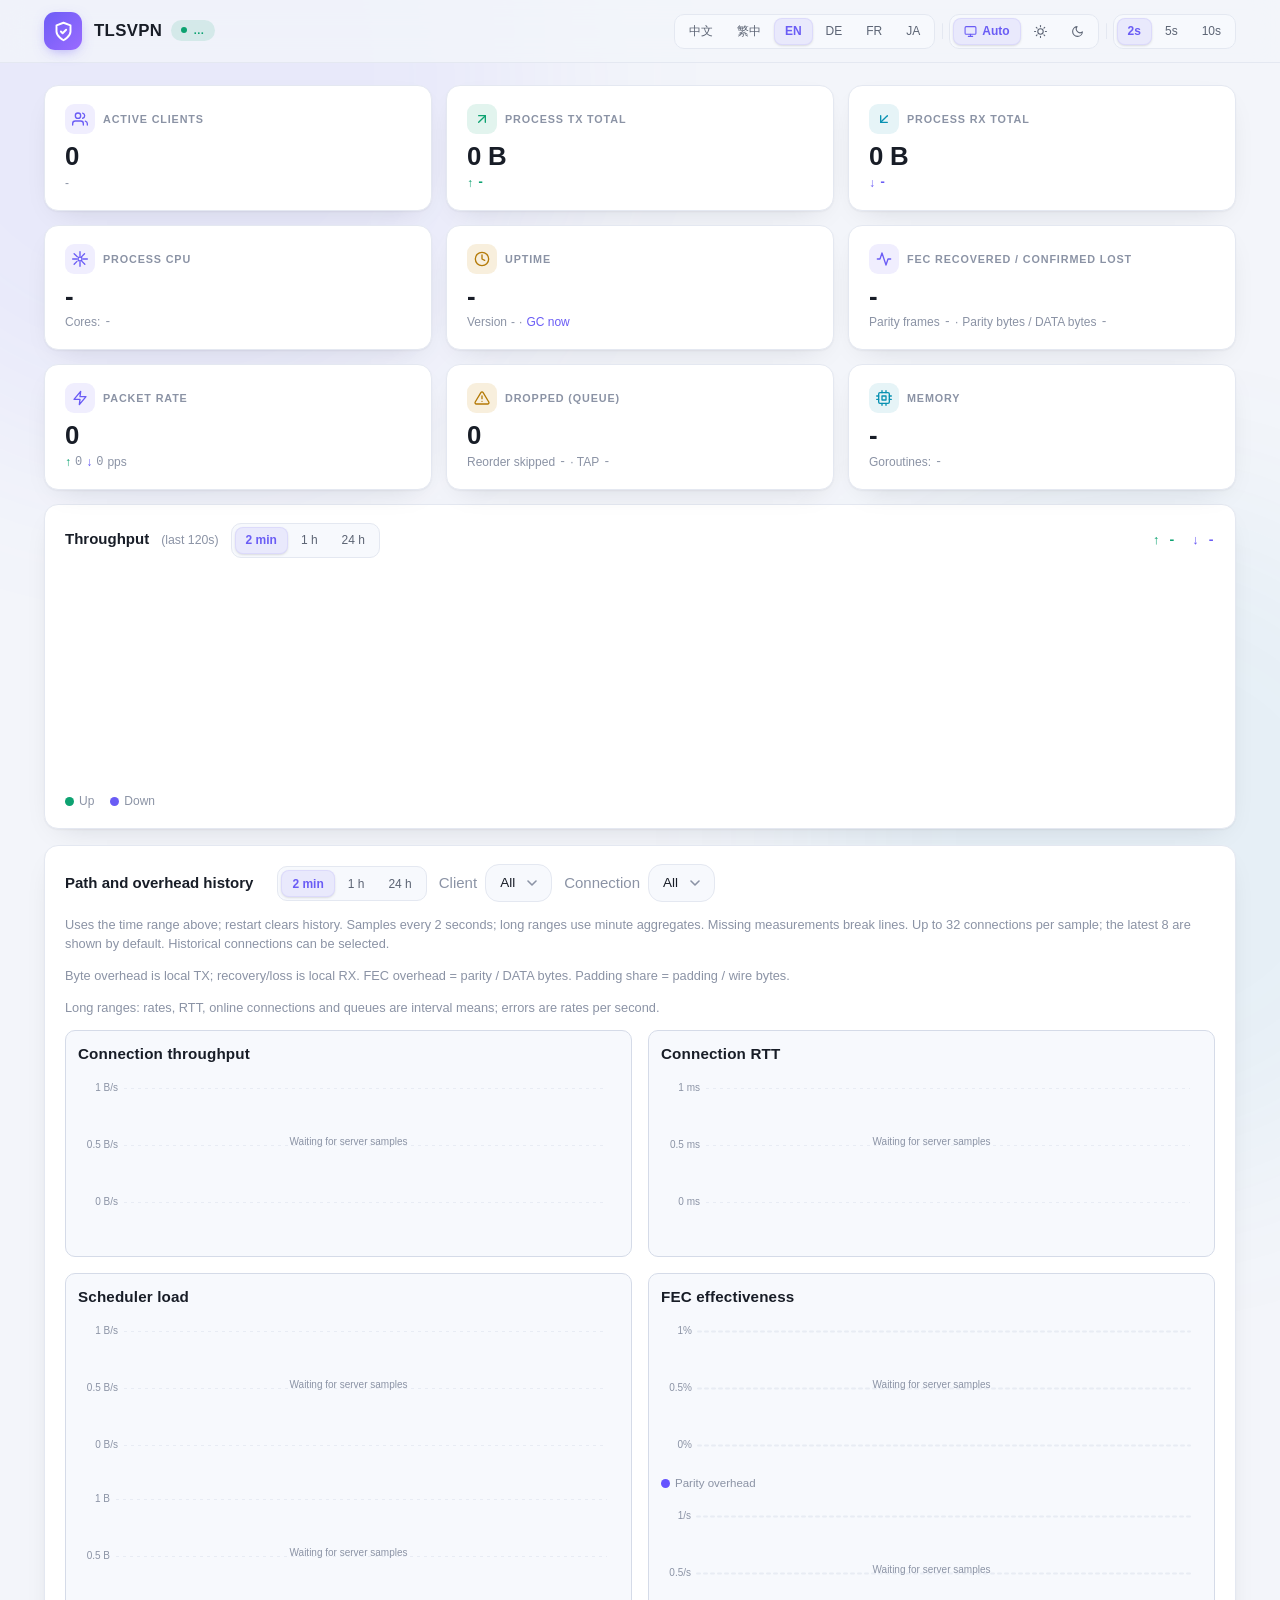
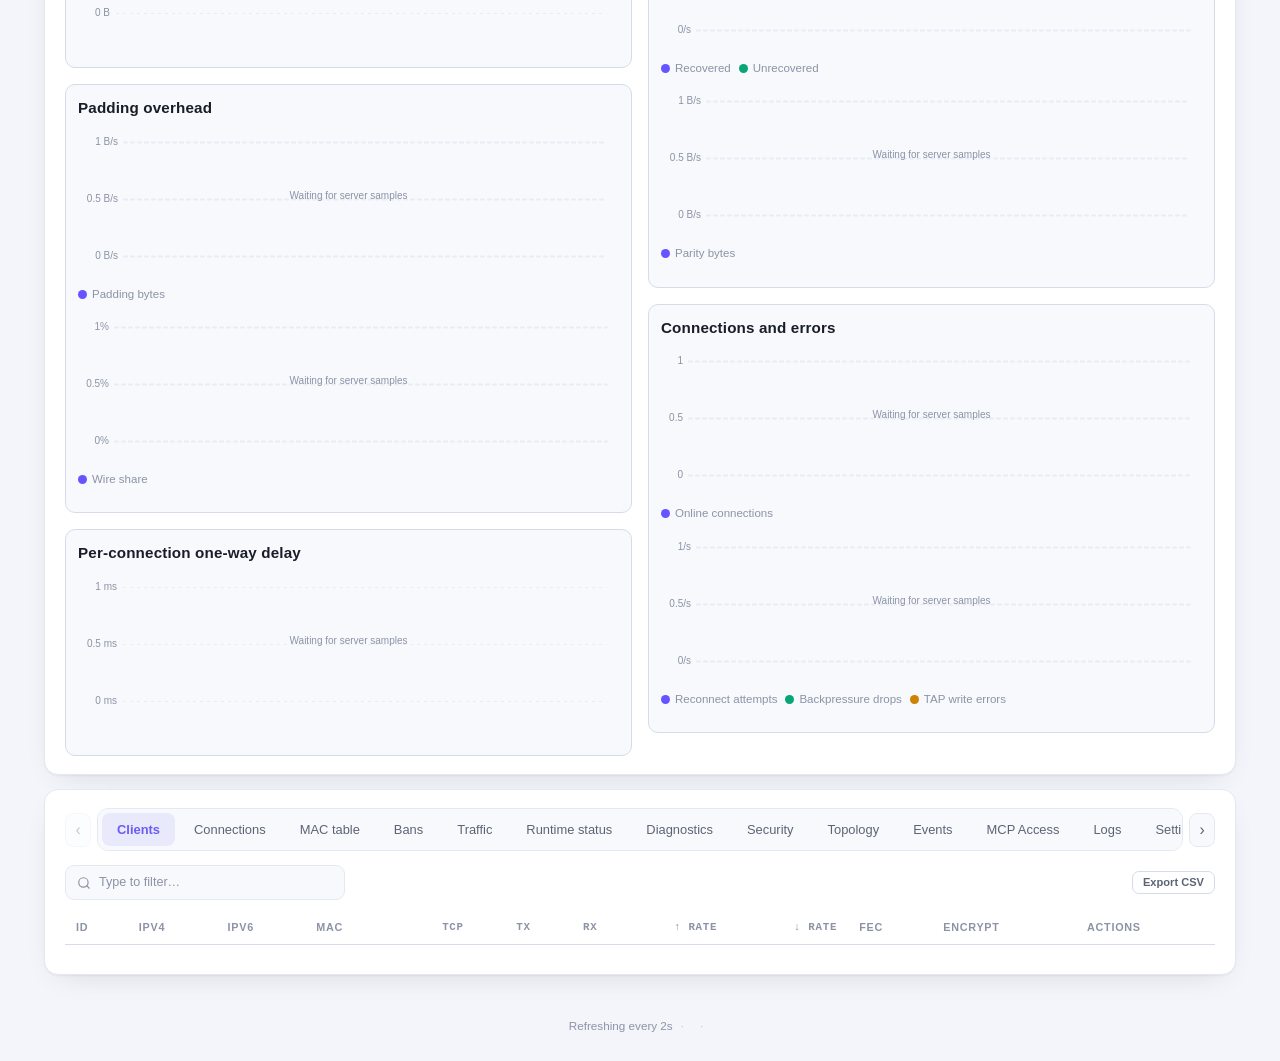
<file: webui/index.html>
<!DOCTYPE html>
<html lang="zh-CN" data-theme="dark">
<head>
<meta charset="UTF-8">
<meta name="viewport" content="width=device-width, initial-scale=1">
<title>tlsvpn Dashboard</title>
<link rel="stylesheet" href="style.css">
  <link rel="icon" href="/favicon.ico" sizes="any">
</head>
<body>
<div id="toasts" aria-live="polite"></div>
<header class="topbar">
  <div class="topbar-inner">
    <div class="brand">
      <div class="logo">
        <svg viewBox="0 0 24 24" fill="none" stroke-width="2.2" stroke-linecap="round" stroke-linejoin="round">
          <path d="M12 22s8-4 8-10V5l-8-3-8 3v7c0 6 8 10 8 10z"/><path d="M9 12l2 2 4-4"/>
        </svg>
      </div>
      <div class="brand-txt">
        <div class="brand-name">TLSVPN <span class="chip mode" id="mode-chip"><span class="cdot"></span><span id="mode">…</span></span></div>
        <div class="brand-meta"><small id="meta"></small></div>
      </div>
    </div>
    <button class="menu-btn" id="menu-btn" data-i18n-title="menu_tip" aria-label="menu">
      <svg viewBox="0 0 24 24"><circle cx="5" cy="12" r="1.8"/><circle cx="12" cy="12" r="1.8"/><circle cx="19" cy="12" r="1.8"/></svg>
    </button>
    <div class="topctl" id="topctl">
      <div class="seg" id="lang-seg">
        <button data-v="zh-CN" onclick="setLang('zh-CN')">中文</button>
        <button data-v="zh-TW" onclick="setLang('zh-TW')">繁中</button>
        <button data-v="en" onclick="setLang('en')">EN</button>
        <button data-v="de" onclick="setLang('de')">DE</button>
        <button data-v="fr" onclick="setLang('fr')">FR</button>
        <button data-v="ja" onclick="setLang('ja')">JA</button>
      </div>
      <div class="seg" id="theme-seg" data-i18n-title="theme_tip">
        <button data-v="system" onclick="setTheme('system')">
          <svg viewBox="0 0 24 24"><rect x="2" y="3" width="20" height="14" rx="2"/><line x1="8" y1="21" x2="16" y2="21"/><line x1="12" y1="17" x2="12" y2="21"/></svg>
          <span data-i18n="theme.sys">-</span>
        </button>
        <button data-v="light" onclick="setTheme('light')">
          <svg viewBox="0 0 24 24"><circle cx="12" cy="12" r="5"/><line x1="12" y1="1" x2="12" y2="3"/><line x1="12" y1="21" x2="12" y2="23"/><line x1="4.22" y1="4.22" x2="5.64" y2="5.64"/><line x1="18.36" y1="18.36" x2="19.78" y2="19.78"/><line x1="1" y1="12" x2="3" y2="12"/><line x1="21" y1="12" x2="23" y2="12"/><line x1="4.22" y1="19.78" x2="5.64" y2="18.36"/><line x1="18.36" y1="5.64" x2="19.78" y2="4.22"/></svg>
        </button>
        <button data-v="dark" onclick="setTheme('dark')">
          <svg viewBox="0 0 24 24"><path d="M21 12.79A9 9 0 1 1 11.21 3 7 7 0 0 0 21 12.79z"/></svg>
        </button>
      </div>
      <div class="seg" id="refresh-seg" data-i18n-title="refresh_tip">
        <button data-v="2" onclick="setRefresh(2)">2s</button>
        <button data-v="5" onclick="setRefresh(5)">5s</button>
        <button data-v="10" onclick="setRefresh(10)">10s</button>
      </div>
    </div>
  </div>
</header>

<main class="wrap">

  <div class="kpis">
    <div class="card kpi-card">
      <div class="kpi-top"><span class="kpi-ico violet"><svg viewBox="0 0 24 24"><path d="M17 21v-2a4 4 0 0 0-4-4H5a4 4 0 0 0-4 4v2"/><circle cx="9" cy="7" r="4"/><path d="M23 21v-2a4 4 0 0 0-3-3.87"/><path d="M16 3.13a4 4 0 0 1 0 7.75"/></svg></span><span class="kpi-label" data-i18n="kpi.active">-</span></div>
      <div class="kpi-val" id="active-clients">0</div>
      <div class="kpi-sub" id="conns-sub">-</div>
    </div>
    <div class="card kpi-card kpi-link" data-goto="traffic" data-i18n-title="goto.traffic">
      <div class="kpi-top"><span class="kpi-ico green"><svg viewBox="0 0 24 24"><line x1="7" y1="17" x2="17" y2="7"/><polyline points="7 7 17 7 17 17"/></svg></span><span class="kpi-label" data-i18n="kpi.tx">-</span><span class="kpi-go"><svg viewBox="0 0 24 24"><path d="M5 12h14"/><path d="M13 6l6 6-6 6"/></svg></span></div>
      <div class="kpi-val" id="total-tx">0 B</div>
      <div class="kpi-sub"><span class="arr-up">↑</span> <span class="num speed" id="total-tx-speed">-</span></div>
    </div>
    <div class="card kpi-card kpi-link" data-goto="traffic" data-i18n-title="goto.traffic">
      <div class="kpi-top"><span class="kpi-ico cyan"><svg viewBox="0 0 24 24"><line x1="17" y1="7" x2="7" y2="17"/><polyline points="17 17 7 17 7 7"/></svg></span><span class="kpi-label" data-i18n="kpi.rx">-</span><span class="kpi-go"><svg viewBox="0 0 24 24"><path d="M5 12h14"/><path d="M13 6l6 6-6 6"/></svg></span></div>
      <div class="kpi-val" id="total-rx">0 B</div>
      <div class="kpi-sub"><span class="arr-down">↓</span> <span class="num speed dn" id="total-rx-speed">-</span></div>
    </div>
    <div class="card kpi-card">
      <div class="kpi-top"><span class="kpi-ico violet"><svg viewBox="0 0 24 24"><circle cx="12" cy="12" r="3"/><path d="M12 1v6m0 10v6m11-11h-6M7 12H1m17.78-7.78l-4.24 4.24m-7.08 7.08l-4.24 4.24m16.02 0l-4.24-4.24m-7.08-7.08L3.22 4.22"/></svg></span><span class="kpi-label" data-i18n="kpi.cpu">-</span></div>
      <div class="kpi-val" id="cpu-kpi">-</div>
      <div class="kpi-sub"><span data-i18n="kpi.cores">-</span> <span class="num" id="cores">-</span></div>
    </div>
    <div class="card kpi-card">
      <div class="kpi-top"><span class="kpi-ico amber"><svg viewBox="0 0 24 24"><circle cx="12" cy="12" r="10"/><polyline points="12 6 12 12 16 14"/></svg></span><span class="kpi-label" data-i18n="kpi.uptime">-</span></div>
      <div class="kpi-val" id="uptime">-</div>
      <div class="kpi-sub"><span data-i18n="kpi.version">-</span> <span id="ver">-</span> · <a href="#" onclick="doAction('gc');return false;" data-i18n="kpi.gc">-</a></div>
    </div>
    <div class="card kpi-card">
      <div class="kpi-top"><span class="kpi-ico violet"><svg viewBox="0 0 24 24"><polyline points="22 12 18 12 15 21 9 3 6 12 2 12"/></svg></span><span class="kpi-label" data-i18n="kpi.fec">-</span></div>
      <div class="kpi-val" id="fec-kpi">-</div>
      <div class="kpi-sub"><span data-i18n="kpi.parity">-</span> <span class="num" id="parity">-</span> · <span data-i18n="kpi.overhead">-</span> <span class="num" id="fec-overhead">-</span><div id="fec-state" class="dim"></div></div>
    </div>
    <div class="card kpi-card">
      <div class="kpi-top"><span class="kpi-ico violet"><svg viewBox="0 0 24 24"><polygon points="13 2 3 14 12 14 11 22 21 10 12 10 13 2"/></svg></span><span class="kpi-label" data-i18n="kpi.pps">-</span></div>
      <div class="kpi-val" id="k-pps">0</div>
      <div class="kpi-sub"><span class="arr-up">↑</span> <span class="num" id="pps-up">0</span> <span class="arr-down">↓</span> <span class="num" id="pps-down">0</span> <span class="dim">pps</span></div>
    </div>
    <div class="card kpi-card kpi-link" data-goto="logs" data-log-filter="error" data-i18n-title="goto.logs">
      <div class="kpi-top"><span class="kpi-ico amber"><svg viewBox="0 0 24 24"><path d="M10.29 3.86L1.82 18a2 2 0 0 0 1.71 3h16.94a2 2 0 0 0 1.71-3L13.71 3.86a2 2 0 0 0-3.42 0z"/><line x1="12" y1="9" x2="12" y2="13"/><line x1="12" y1="17" x2="12.01" y2="17"/></svg></span><span class="kpi-label" data-i18n="kpi.dropped">-</span><span class="kpi-go"><svg viewBox="0 0 24 24"><path d="M5 12h14"/><path d="M13 6l6 6-6 6"/></svg></span></div>
      <div class="kpi-val" id="k-dropped">0</div>
      <div class="kpi-sub"><span data-i18n="kpi.reorder">-</span> <span class="num" id="reorder-skipped">-</span> · TAP <span class="num" id="tap-errors">-</span></div>
    </div>
    <div class="card kpi-card">
      <div class="kpi-top"><span class="kpi-ico cyan"><svg viewBox="0 0 24 24"><rect x="4" y="4" width="16" height="16" rx="2"/><rect x="9" y="9" width="6" height="6"/><line x1="9" y1="1" x2="9" y2="4"/><line x1="15" y1="1" x2="15" y2="4"/><line x1="9" y1="20" x2="9" y2="23"/><line x1="15" y1="20" x2="15" y2="23"/><line x1="20" y1="9" x2="23" y2="9"/><line x1="20" y1="14" x2="23" y2="14"/><line x1="1" y1="9" x2="4" y2="9"/><line x1="1" y1="14" x2="4" y2="14"/></svg></span><span class="kpi-label" data-i18n="kpi.mem">-</span></div>
      <div class="kpi-val" id="mem">-</div>
      <div class="kpi-sub"><span data-i18n="kpi.goroutines">-</span> <span class="num" id="goroutines">-</span></div>
    </div>
    <div class="card kpi-card" id="ippool-card" style="display:none">
      <div class="kpi-top"><span class="kpi-ico green"><svg viewBox="0 0 24 24"><polygon points="12 2 2 7 12 12 22 7 12 2"/><polyline points="2 17 12 22 22 17"/><polyline points="2 12 12 17 22 12"/></svg></span><span class="kpi-label" data-i18n="kpi.pool">-</span></div>
      <div class="kpi-val" id="ippool-kpi">-</div>
      <div class="kpi-sub"><span data-i18n="kpi.v6used">-</span> <span class="num" id="v6used">-</span></div>
    </div>
    <div class="card kpi-card" id="pad-card" style="display:none">
      <div class="kpi-top"><span class="kpi-ico cyan"><svg viewBox="0 0 24 24"><rect x="3" y="3" width="7" height="7" rx="1"/><rect x="14" y="3" width="7" height="7" rx="1" stroke-dasharray="3 2"/><rect x="3" y="14" width="7" height="7" rx="1"/><rect x="14" y="14" width="7" height="7" rx="1" stroke-dasharray="3 2"/></svg></span><span class="kpi-label" data-i18n="ov.pad_kpi">-</span></div>
      <div class="kpi-val" id="pad-kpi">-</div>
      <div class="kpi-sub"><span data-i18n="ov.pad_bytes">-</span> <span class="num" id="pad-bytes">-</span> / <span id="pad-mode">-</span></div>
    </div>
    <div class="card kpi-card" id="sess-card" style="display:none">
      <div class="kpi-top"><span class="kpi-ico green"><svg viewBox="0 0 24 24"><path d="M2 12a10 10 0 1 1 20 0 10 10 0 0 1-20 0z"/><path d="M12 2v10l7 4"/></svg></span><span class="kpi-label" data-i18n="ov.sessions">-</span></div>
      <div class="kpi-val" id="sess-kpi">-</div>
      <div class="kpi-sub"><span data-i18n="ov.reconnect">-</span> <span class="num" id="reconn-kpi">-</span></div>
    </div>
  </div>

  <div id="alertbar" class="alertbar" style="display:none">
    <svg viewBox="0 0 24 24"><path d="M10.29 3.86L1.82 18a2 2 0 0 0 1.71 3h16.94a2 2 0 0 0 1.71-3L13.71 3.86a2 2 0 0 0-3.42 0z"/><line x1="12" y1="9" x2="12" y2="13"/><line x1="12" y1="17" x2="12.01" y2="17"/></svg>
    <span id="alertbar-txt"></span>
    <span class="alertbar-cnt mono" id="alertbar-cnt"></span>
    <button class="alertbar-x" id="alertbar-x" aria-label="dismiss">×</button>
  </div>

  <section class="card chart-card">
    <div class="chart-head">
      <h2 class="card-title" data-i18n="chart.title">-</h2>
      <span class="dim" style="font-size:.82em" data-i18n="chart.win">-</span>
      <div class="seg" id="range-seg">
        <button data-v="2m" class="on" onclick="setRange('2m')" data-i18n="chart.r2m">-</button>
        <button data-v="1h" onclick="setRange('1h')" data-i18n="chart.r1h">-</button>
        <button data-v="24h" onclick="setRange('24h')" data-i18n="chart.r24h">-</button>
      </div>
      <div class="chart-live mono"><span class="arr-up">↑ <span id="live-up">-</span></span><span class="arr-down">↓ <span id="live-down">-</span></span></div>
    </div>
    <canvas id="chart" width="1160" height="216"></canvas>
    <div class="legend">
      <span><i class="dot" style="background:var(--up)"></i><span data-i18n="legend.up">-</span></span>
      <span><i class="dot" style="background:var(--down)"></i><span data-i18n="legend.down">-</span></span>
      <span id="legend-rtt" style="display:none"><i class="dot" style="background:var(--warn)"></i><span data-i18n="legend.rtt">-</span></span>
    </div>
  </section>

  <section class="card">
    <div class="tabs-nav">
      <button class="tab-arrow" id="tab-prev" type="button" data-i18n-title="tab.prev" aria-hidden="true" tabindex="-1">‹</button>
      <div class="tabs" id="tabs">
        <i class="tab-ind" id="tab-ind" aria-hidden="true"></i>
        <button class="on" data-pane="clients" data-i18n="tab.clients">-</button>
        <button data-pane="conns" data-i18n="tab.conns">-</button>
        <button data-pane="macs" data-srv="1" data-i18n="tab.macs">-</button>
        <button data-pane="bans" data-srv="1" data-i18n="tab.bans">-</button>
        <button data-pane="traffic" data-i18n="tab.traffic">-</button>
        <button data-pane="status" data-i18n="tab.status">-</button>
        <button data-pane="diag" data-i18n="tab.diag">-</button>
        <button data-pane="sec" data-i18n="tab.sc">-</button>
        <button data-pane="topo" data-i18n="tab.tp">-</button>
        <button data-pane="events" data-i18n="tab.ev">-</button>
        <button data-pane="mcp" data-i18n="tab.mcp">-</button>
        <button data-pane="logs" data-i18n="tab.logs">-</button>
        <button data-pane="settings" data-i18n="tab.settings">-</button>
      </div>
      <button class="tab-arrow" id="tab-next" type="button" data-i18n-title="tab.next" aria-hidden="true" tabindex="-1">›</button>
    </div>

    <div class="pane on" id="pane-clients">
      <div class="toolbar">
        <div class="search" id="search-clients" data-i18n-title="filter_tip">
          <svg viewBox="0 0 24 24"><circle cx="11" cy="11" r="8"/><line x1="21" y1="21" x2="16.65" y2="16.65"/></svg>
          <input class="search-input" data-i18n-ph="filter_ph">
          <button class="search-clear" onclick="clearFilter('clients')" aria-label="clear">×</button>
          <span class="search-count mono" id="client-count"></span>
        </div>
        <span class="spacer"></span>
        <button class="btn ghost sm" onclick="exportCSV('clients')" data-i18n="ov.export">-</button>
      </div>
      <div class="twrap"><table>
        <thead><tr><th data-sort="id" data-i18n="th.id">-</th><th data-sort="v4" data-i18n="th.v4">-</th><th class="hide-sm" data-i18n="th.v6">-</th><th class="hide-sm" data-i18n="th.mac">-</th><th class="num" data-sort="tcp" data-i18n="th.tcp">-</th><th class="num" data-sort="tx" data-i18n="th.tx">-</th><th class="num" data-sort="rx" data-i18n="th.rx">-</th><th class="num" data-sort="txs" data-i18n="th.txs">-</th><th class="num" data-sort="rxs" data-i18n="th.rxs">-</th><th class="hide-sm" data-i18n="th.fec">-</th><th class="hide-sm" data-i18n="th.enc">-</th><th data-i18n="th.ops">-</th></tr></thead>
        <tbody id="clients-body"></tbody>
      </table></div>
      <div class="pager" id="pager-clients"></div>
    </div>

    <div class="pane" id="pane-conns">
      <div class="toolbar">
        <div class="search" id="search-conns" data-i18n-title="filter_tip">
          <svg viewBox="0 0 24 24"><circle cx="11" cy="11" r="8"/><line x1="21" y1="21" x2="16.65" y2="16.65"/></svg>
          <input class="search-input" data-i18n-ph="filter_ph">
          <button class="search-clear" onclick="clearFilter('conns')" aria-label="clear">×</button>
          <span class="search-count mono" id="conn-count"></span>
        </div>
        <span class="search-count mono" id="scheduler-summary"></span>
        <span class="spacer"></span>
        <button class="btn ghost sm" onclick="exportCSV('conns')" data-i18n="ov.export">-</button>
      </div>
      <div class="statstrip" id="conn-quality"></div>
      <div id="sched-log"></div>
      <div class="twrap"><table>
        <thead><tr><th data-sort="owner" data-i18n="th.owner">-</th><th data-sort="connid" data-i18n="th.connid">-</th><th class="hide-srv" data-sort="target" data-i18n="th.target">-</th><th class="hide-srv" data-sort="serverSeen" data-i18n="th.serverSeen">-</th><th data-sort="remote" data-i18n="th.remote">-</th><th data-i18n="th.state">-</th><th class="num" data-sort="rtt" data-i18n="th.rtt">-</th><th data-i18n="th.scheduler">-</th><th class="num" data-sort="tx" data-i18n="th.tx">-</th><th class="num" data-sort="rx" data-i18n="th.rx">-</th><th class="num" data-sort="txs" data-i18n="th.txs">-</th><th class="num" data-sort="rxs" data-i18n="th.rxs">-</th><th class="hide-sm" data-i18n="th.sni">-</th><th class="hide-sm" data-i18n="th.cert">-</th><th class="num" data-sort="age" data-i18n="th.age">-</th><th class="hide-sm" data-i18n="th.epoch">-</th><th class="hide-sm" data-i18n="th.enc">-</th><th class="hide-sm" data-i18n="th.fec">-</th><th class="hide-sm" data-i18n="th.brutal">-</th><th class="hide-sm" data-i18n="th.err">-</th><th data-i18n="th.ops">-</th><th class="num hide-sm" data-sort="retries" data-i18n="th.retries">-</th></tr></thead>
        <tbody id="conns-body"></tbody>
      </table></div>
      <div class="pager" id="pager-conns"></div>
    </div>

    <div class="pane" id="pane-macs">
      <div class="toolbar">
        <div class="search" id="search-macs" data-i18n-title="filter_tip">
          <svg viewBox="0 0 24 24"><circle cx="11" cy="11" r="8"/><line x1="21" y1="21" x2="16.65" y2="16.65"/></svg>
          <input class="search-input" data-i18n-ph="filter_ph">
          <button class="search-clear" onclick="clearFilter('macs')" aria-label="clear">×</button>
          <span class="search-count mono" id="mac-count"></span>
        </div>
      </div>
      <div class="twrap"><table>
        <thead><tr><th data-i18n="th.mac">-</th><th data-i18n="m.port">-</th><th data-i18n="m.seen">-</th></tr></thead>
        <tbody id="macs-body"></tbody>
      </table></div>
      <div class="pager" id="pager-macs"></div>
    </div>

    <div class="pane" id="pane-bans">
      <div class="toolbar">
        <input class="input" id="ban-id" data-i18n-ph="bans.id_ph" style="width:230px">
        <input class="input" id="ban-min" data-i18n-ph="bans.min_ph" style="width:170px">
        <button class="btn primary" onclick="addBan()" data-i18n="bans.add">-</button>
        <button class="btn ghost" onclick="window.tlsvpnStreamRestart&&window.tlsvpnStreamRestart()" data-i18n="bans.refresh">-</button>
      </div>
      <div class="twrap"><table>
        <thead><tr><th data-i18n="th.id">-</th><th data-i18n="bans.left">-</th><th data-i18n="th.ops">-</th></tr></thead>
        <tbody id="bans-body"></tbody>
      </table></div>
      <div class="pager" id="pager-bans"></div>
    </div>

    <div class="pane" id="pane-traffic">
      <div class="toolbar">
        <label class="lbl"><span data-i18n="tr.client">-</span>
          <select id="tr-client" class="sel" onchange="renderTrafficView()" style="max-width:260px">
            <option value="" data-i18n="tr.all">-</option>
          </select>
        </label>
        <span class="spacer"></span>
        <button class="btn ghost sm" onclick="exportCSV('traffic')" data-i18n="ov.export">-</button>
      </div>
      <div class="st-grid" style="margin-bottom:14px">
        <div class="st-block">
          <div class="kpi-top"><span class="kpi-ico green"><svg viewBox="0 0 24 24"><line x1="7" y1="17" x2="17" y2="7"/><polyline points="7 7 17 7 17 17"/></svg></span><span class="kpi-label" data-i18n="tr.today_up">-</span></div>
          <div class="kpi-val" id="tr-up">0 B</div>
        </div>
        <div class="st-block">
          <div class="kpi-top"><span class="kpi-ico cyan"><svg viewBox="0 0 24 24"><line x1="17" y1="7" x2="7" y2="17"/><polyline points="17 17 7 17 7 7"/></svg></span><span class="kpi-label" data-i18n="tr.today_down">-</span></div>
          <div class="kpi-val" id="tr-down">0 B</div>
        </div>
        <div class="st-block">
          <div class="kpi-top"><span class="kpi-ico amber"><svg viewBox="0 0 24 24"><polyline points="22 12 18 12 15 21 9 3 6 12 2 12"/></svg></span><span class="kpi-label" data-i18n="tr.today_total">-</span></div>
          <div class="kpi-val" id="tr-total">0 B</div>
        </div>
      </div>
      <div class="chart-head">
        <h3 class="card-title" data-i18n="tr.daily">-</h3>
        <span class="dim" style="font-size:.82em" id="tr-caption"></span>
        <div class="legend" style="margin-left:auto;margin-top:0">
          <span><i class="dot" style="background:var(--up)"></i><span data-i18n="tr.up">-</span></span>
          <span><i class="dot" style="background:var(--down)"></i><span data-i18n="tr.down">-</span></span>
        </div>
      </div>
      <canvas id="traffic-chart" height="220"></canvas>
      <div class="twrap" style="margin-top:12px"><table>
        <thead><tr><th data-sort="date" data-i18n="tr.date">-</th><th class="num" data-sort="up" data-i18n="tr.up">-</th><th class="num" data-sort="down" data-i18n="tr.down">-</th><th class="num" data-sort="total" data-i18n="tr.total">-</th></tr></thead>
        <tbody id="traffic-body"></tbody>
      </table></div>
      <div class="pager" id="pager-traffic"></div>
    </div>

    <div class="pane" id="pane-status">
      <div id="status-restart" class="warnbar" style="display:none"></div>
      <div class="st-grid st-cols">
        <div class="st-block"><h3 data-i18n="stt.brutal">-</h3><div class="twrap"><table class="kv" id="st-brutal"></table></div></div>
        <div class="st-block"><h3 data-i18n="stt.negt">-</h3><div class="twrap"><table class="kv" id="st-neg"></table></div></div>
        <div class="st-block"><h3 data-i18n="stt.host">-</h3><div class="twrap"><table class="kv" id="st-sys"></table></div></div>
        <div class="st-block"><h3 data-i18n="stt.cfg">-</h3><div class="twrap"><table class="kv" id="st-cfg"></table></div></div>
        <!-- 下面几块与上面共用同一个列容器。st-cols 是 CSS 多栏，每个容器各自独立
             平衡高度；拆成两个容器时前一组末尾会空出一整列，新块只能整体挤到下一行 -->
        <div class="st-block"><h3 id="st-pad-h" data-i18n="ov.pad_kpi">-</h3><div class="twrap"><table class="kv" id="st-pad"></table></div></div>
        <div class="st-block"><h3 id="st-protect-h" data-i18n="ov.protect">-</h3><div class="twrap"><table class="kv" id="st-protect"></table></div><div class="twrap" style="margin-top:8px"><table class="kv" id="st-psk"></table></div></div>
        <div class="st-block"><h3 data-i18n="ov.hooks">-</h3><div class="twrap"><table class="kv" id="st-hooks"></table></div></div>
        <div class="st-block"><h3 id="st-routes-h" data-i18n="ov.routes">-</h3><div class="twrap"><table class="kv mono" id="st-routes"></table></div></div>
        <div class="st-block"><h3 data-i18n="ov.tap">-</h3><div class="twrap"><table class="kv" id="st-tap"></table></div></div>
      </div>
    </div>

    <!-- 诊断中心：健康度环 + 分类自检清单。检查项全部取自最近一次 /api/stats
         快照（clients/server_conns/fec/reorder/protect/system/cfg…）加本地算的读数，
         不新增端点、不发额外请求；阈值与"概览"页顶部异常提醒条同源 -->
    <div class="pane" id="pane-diag">
      <div class="dg-wrap">
        <div class="dg-score">
          <div class="dg-ring">
            <svg viewBox="0 0 120 120" width="120" height="120" aria-hidden="true">
              <circle class="dg-bg" cx="60" cy="60" r="50"/>
              <circle class="dg-fg" id="dg-ring-fg" cx="60" cy="60" r="50"/>
            </svg>
            <div class="dg-ring-c">
              <div class="dg-score-n" id="dg-score-n">-</div>
              <div class="dg-score-l" data-i18n="dg.score">-</div>
            </div>
          </div>
          <div class="dg-verdict" id="dg-verdict">-</div>
          <div class="dg-chips" id="dg-chips"></div>
          <div class="dg-meta">
            <span id="dg-total">-</span>
            <span id="dg-updated" class="dim">-</span>
          </div>
        </div>
        <div class="dg-grid" id="dg-grid"></div>
      </div>
    </div>

    <!-- 安全中心：与诊断中心同源（最近一次 /api/stats 快照），取向不同——
         诊断问"有没有东西坏了"，这里问"每一项防护现在是不是开着、有没有被试探过"。
         结构复用诊断中心的 dg-* 样式，只换数据源与文案；
         布尔开关一律三态（开/关/字段缺位），缺位判不适用而不当漏洞 -->
    <div class="pane" id="pane-sec">
      <div class="dg-wrap">
        <div class="dg-score">
          <div class="dg-ring">
            <svg viewBox="0 0 120 120" width="120" height="120" aria-hidden="true">
              <circle class="dg-bg" cx="60" cy="60" r="50"/>
              <circle class="dg-fg" id="sc-ring-fg" cx="60" cy="60" r="50"/>
            </svg>
            <div class="dg-ring-c">
              <div class="dg-score-n" id="sc-score-n">-</div>
              <div class="dg-score-l" data-i18n="sc.score">-</div>
            </div>
          </div>
          <div class="dg-verdict" id="sc-verdict">-</div>
          <div class="dg-chips" id="sc-chips"></div>
          <div class="dg-meta">
            <span id="sc-total">-</span>
            <span id="sc-updated" class="dim">-</span>
          </div>
        </div>
        <div class="dg-grid" id="sc-grid"></div>
      </div>
    </div>

    <!-- 拓扑：同一份快照画成「端点 → 核心 → 出口」的关系图，不新增端点。
         服务端是「客户端 → 虚拟交换机 → TAP/内核路由」，客户端是「本机 → 多后端 → 对端」。
         节点上的加密/FEC/密钥代际/TLS/SNI 标记逐端点显示；
         服务端模式的客户端节点可点，复用客户端表的 data-open 抽屉 -->
    <div class="pane" id="pane-topo">
      <div class="toolbar">
        <span class="dim" data-i18n="tp.title">-</span>
        <span class="tp-mode" id="tp-mode">-</span>
        <span class="spacer"></span>
        <span class="dim" id="tp-meta"></span>
        <span class="dim mono" id="tp-updated">-</span>
      </div>
      <div id="tpo" class="tpo"></div>
    </div>

    <!-- 事件流：默认走 SSE 长连接（/api/events，先回放积压再转实时），
         启用 -web-auth 时浏览器 EventSource 带不了 Authorization 头、连续失败两次后
         自动回退成 2.5s 一次的增量快照轮询；事件本体在后端内存环形缓冲里 -->
    <div class="pane" id="pane-events">
      <div class="toolbar">
        <span class="ev-live" id="ev-live"><span class="ev-pulse"></span><span id="ev-live-t">-</span></span>
        <div class="seg" id="ev-seg">
          <button class="on" data-evlvl="all" onclick="setEvLvl('all')" data-i18n="ev.all">-</button>
          <button data-evlvl="info" onclick="setEvLvl('info')" data-i18n="ev.info">-</button>
          <button data-evlvl="warn" onclick="setEvLvl('warn')" data-i18n="ev.warn">-</button>
          <button data-evlvl="error" onclick="setEvLvl('error')" data-i18n="ev.error">-</button>
        </div>
        <span class="spacer"></span>
        <span class="dim mono" id="ev-count"></span>
        <button class="btn ghost sm" onclick="clearEvents()" data-i18n="ev.clear">-</button>
      </div>
      <div id="evbox" class="evbox"></div>
    </div>

    <div class="pane" id="pane-logs">
      <div class="toolbar">
        <label class="lbl"><span data-i18n="logs.level">-</span>
          <select id="loglevel" class="sel" onchange="setLogLevel(this.value)">
            <option value="debug">debug</option><option value="info">info</option>
            <option value="warn">warn</option><option value="error">error</option>
          </select>
        </label>
        <label class="lbl"><input type="checkbox" id="autoscroll" class="switch" checked> <span data-i18n="logs.autoscroll">-</span></label>
        <div class="search" style="width:230px">
          <svg viewBox="0 0 24 24"><circle cx="11" cy="11" r="8"/><line x1="21" y1="21" x2="16.65" y2="16.65"/></svg>
          <input class="search-input" id="log-filter" data-i18n-ph="filter_ph">
          <button class="search-clear" id="log-filter-clear" aria-label="clear">×</button>
          <span class="search-count mono" id="log-count"></span>
        </div>
        <span class="spacer"></span>
        <button class="btn ghost sm" onclick="clearLog()" data-i18n="logs.clear">-</button>
        <button class="btn ghost sm" onclick="downloadLog()" data-i18n="logs.download">-</button>
      </div>
      <div id="logbox" class="term"></div>
    </div>

    <!-- 近期 MCP 访问日志：独立面板（独立内存环形缓冲 mcp_access，不混入
         通用事件/日志面板）。SSE 通道经 mcp_logs frame 增量推送，?after 续传 -->
    <div class="pane" id="pane-mcp">
      <div class="toolbar">
        <div class="search" style="width:230px">
          <svg viewBox="0 0 24 24"><circle cx="11" cy="11" r="8"/><line x1="21" y1="21" x2="16.65" y2="16.65"/></svg>
          <input class="search-input" id="mcp-filter" data-i18n-ph="filter_ph">
          <button class="search-clear" id="mcp-filter-clear" aria-label="clear">×</button>
          <span class="search-count mono" id="mcp-count"></span>
        </div>
        <span class="spacer"></span>
        <button class="btn ghost sm" onclick="clearMcpLog()" data-i18n="logs.clear">-</button>
        <button class="btn ghost sm" onclick="downloadMcpLog()" data-i18n="logs.download">-</button>
      </div>
      <div id="mcpbox" class="term"></div>
    </div>

    <div class="pane" id="pane-settings">
      <div class="toolbar">
        <span class="status-txt" style="flex:1" data-i18n="set.hint">-</span>
        <button class="btn ghost" onclick="loadConfig()" data-i18n="set.load">-</button>
        <button class="btn ghost" onclick="saveConfig(false)" data-i18n="set.save">-</button>
        <button class="btn primary" onclick="saveConfig(true)" data-i18n="set.apply">-</button>
        <span id="cfg-status" class="status-txt"></span>
      </div>
      <textarea id="cfg-editor" class="editor" spellcheck="false"></textarea>
    </div>
  </section>
</main>

  <!-- 客户端详情抽屉：点客户端表任意行从右侧展开身份 / 流量 / 连接 / 安全四块。
       内容全部来自同一次 /api/stats 快照（clients、server_conns、client_traffic）
       加本地算的速率差，不额外发请求；抽屉开着时每个轮询周期跟着刷新 -->
  <div class="drawer-mask" id="drawer-mask"></div>
  <aside class="drawer" id="drawer" role="dialog" aria-modal="true" aria-labelledby="drawer-title">
    <div class="drawer-head">
      <div class="dc-head-top" id="drawer-head"></div>
      <button class="drawer-x" data-act="close" aria-label="close">×</button>
    </div>
    <div class="drawer-acts" id="drawer-acts"></div>
    <div class="drawer-body" id="drawer-body"></div>
  </aside>

<footer><span id="footer-text"></span><span class="sep">·</span><span id="updated-at"></span><span class="sep">·</span><span id="tls-flag"></span></footer>
<script src="i18n.js"></script>
<script src="app.js"></script>
<script src="diagnostics.js"></script>
<script src="tcp.js"></script>
</body>
</html>
</file>
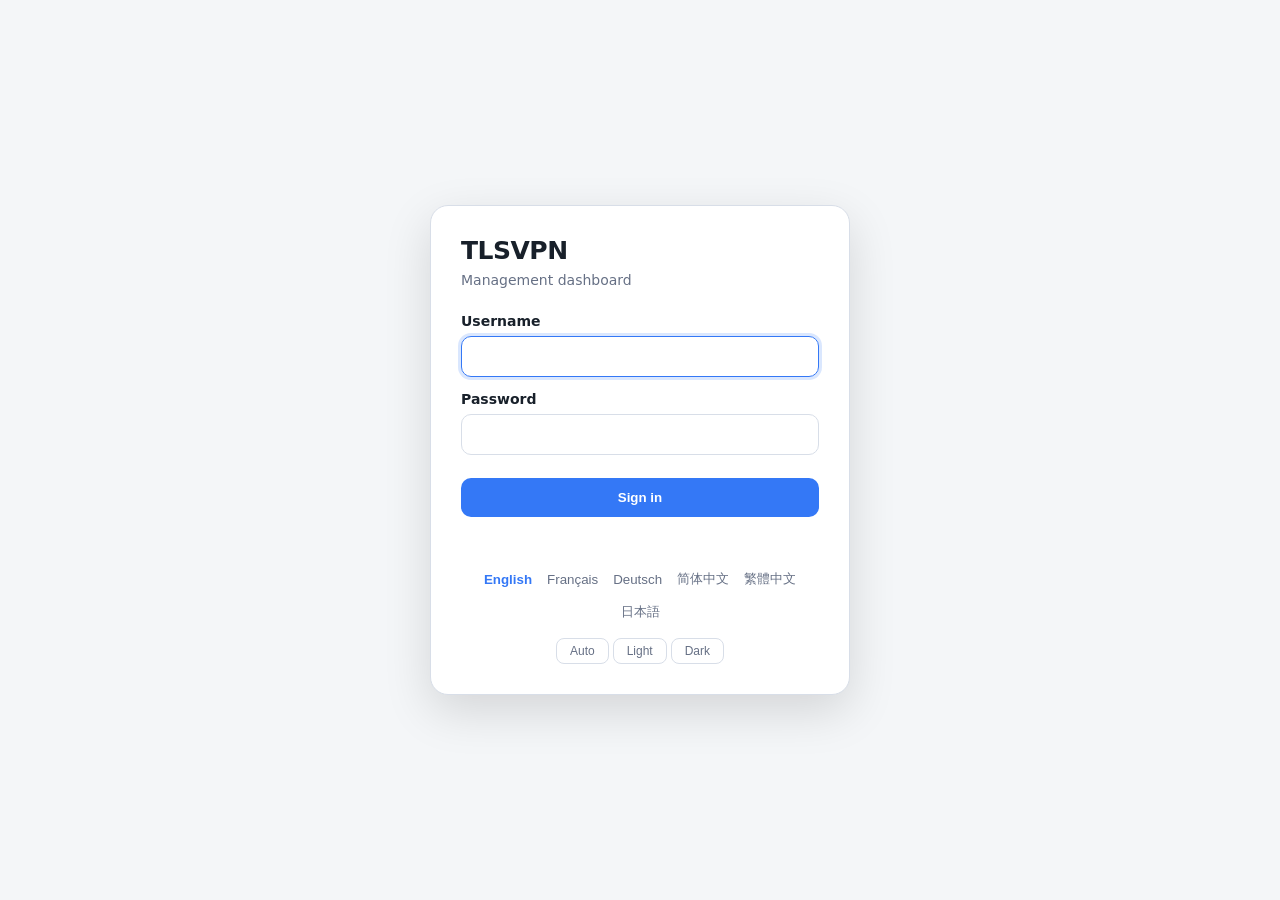
<file: webui/login.html>
<!doctype html>
<html lang="en">
<head>
<meta charset="utf-8"><meta name="viewport" content="width=device-width,initial-scale=1">
<title>TLSVPN · Login</title>
<style>
:root{color-scheme:dark;--bg:#0d1117;--card:#151b23;--text:#e6edf3;--sub:#8b949e;--line:#30363d;--accent:#58a6ff;--danger:#ff7b72} :root[data-theme=light]{color-scheme:light;--bg:#f4f6f8;--card:#fff;--text:#18202a;--sub:#667085;--line:#d8dee8;--accent:#3478f6;--danger:#d92d20}*{box-sizing:border-box}body{margin:0;min-height:100vh;display:grid;place-items:center;background:var(--bg);color:var(--text);font:14px system-ui,-apple-system,BlinkMacSystemFont,"Segoe UI",sans-serif}.card{width:min(420px,calc(100% - 32px));background:var(--card);border:1px solid var(--line);border-radius:18px;padding:30px;box-shadow:0 16px 48px #0002}.brand{font-size:25px;font-weight:750;letter-spacing:-.5px}.sub{color:var(--sub);margin:7px 0 25px}.field{margin:14px 0}label{display:block;margin-bottom:7px;font-weight:600}input{width:100%;padding:12px 13px;border:1px solid var(--line);border-radius:10px;background:transparent;color:var(--text);outline:none}input:focus{border-color:var(--accent);box-shadow:0 0 0 3px color-mix(in srgb,var(--accent) 18%,transparent)}button[type=submit]{width:100%;border:0;border-radius:10px;padding:12px;margin-top:9px;background:var(--accent);color:#fff;font-weight:700;cursor:pointer}.err{min-height:20px;color:var(--danger);margin-top:12px}.langs{display:flex;gap:9px;flex-wrap:wrap;justify-content:center;margin-top:18px}.langs button{border:0;background:none;color:var(--sub);cursor:pointer;padding:3px}.langs button.active{color:var(--accent);font-weight:700}.themes{display:flex;gap:4px;justify-content:center;margin-top:14px}.themes button{border:1px solid var(--line);border-radius:8px;background:transparent;color:var(--sub);cursor:pointer;padding:5px 13px;font-size:12px}.themes button.active{color:var(--accent);border-color:var(--accent);font-weight:700}
</style>
  <link rel="icon" href="/favicon.ico" sizes="any">
</head><body><main class="card"><div class="brand">TLSVPN</div><div class="sub" id="subtitle"></div><form id="login"><div class="field"><label id="userLabel" for="username"></label><input id="username" autocomplete="username" autofocus required></div><div class="field"><label id="passLabel" for="password"></label><input id="password" type="password" autocomplete="current-password" required></div><button id="submit" type="submit"></button><div class="err" id="error" role="alert"></div></form><div class="langs" id="langs"></div><div class="themes" id="themes"></div></main>
<script>
const I={
'en':{sub:'Management dashboard',u:'Username',p:'Password',go:'Sign in',bad:'Invalid username or password',wait:'Signing in…',th:{sys:'Auto',light:'Light',dark:'Dark'}},
'fr':{sub:'Tableau de gestion',u:'Nom d’utilisateur',p:'Mot de passe',go:'Se connecter',bad:'Nom d’utilisateur ou mot de passe incorrect',wait:'Connexion…',th:{sys:'Auto',light:'Clair',dark:'Sombre'}},
'de':{sub:'Verwaltungsoberfläche',u:'Benutzername',p:'Passwort',go:'Anmelden',bad:'Benutzername oder Passwort ungültig',wait:'Anmeldung…',th:{sys:'Auto',light:'Hell',dark:'Dunkel'}},
'zh-CN':{sub:'管理面板',u:'用户名',p:'密码',go:'登录',bad:'用户名或密码错误',wait:'正在登录…',th:{sys:'自动',light:'浅色',dark:'深色'}},
'zh-TW':{sub:'管理面板',u:'使用者名稱',p:'密碼',go:'登入',bad:'使用者名稱或密碼錯誤',wait:'正在登入…',th:{sys:'自動',light:'淺色',dark:'深色'}},
'ja':{sub:'管理ダッシュボード',u:'ユーザー名',p:'パスワード',go:'ログイン',bad:'ユーザー名またはパスワードが正しくありません',wait:'ログイン中…',th:{sys:'自動',light:'ライト',dark:'ダーク'}}};
const names={'en':'English','fr':'Français','de':'Deutsch','zh-CN':'简体中文','zh-TW':'繁體中文','ja':'日本語'};let lang=null;try{lang=localStorage.getItem('tlsvpn_lang');}catch(e){}if(!lang)lang=navigator.language;if(!I[lang])lang=lang.startsWith('zh')?'zh-CN':lang.startsWith('de')?'de':lang.startsWith('fr')?'fr':lang.startsWith('ja')?'ja':'en';
let THEME=localStorage.getItem('tlsvpn_theme')||'system';const PREFERS_DARK=matchMedia('(prefers-color-scheme: dark)');function isDark(){return THEME==='dark'||(THEME==='system'&&PREFERS_DARK.matches)}function applyTheme(){document.documentElement.dataset.theme=isDark()?'dark':'light';renderThemes()}function setTheme(v){THEME=v;localStorage.setItem('tlsvpn_theme',v);applyTheme()}function renderThemes(){const t=I[lang].th;themes.innerHTML='';Object.keys(t).forEach(k=>{const b=document.createElement('button');b.type='button';b.textContent=t[k];b.className=k===THEME?'active':'';b.onclick=()=>setTheme(k);themes.appendChild(b)})}
function render(){const x=I[lang];document.documentElement.lang=lang;subtitle.textContent=x.sub;userLabel.textContent=x.u;passLabel.textContent=x.p;submit.textContent=x.go;langs.innerHTML='';Object.keys(I).forEach(k=>{const b=document.createElement('button');b.type='button';b.textContent=names[k];b.className=k===lang?'active':'';b.onclick=()=>{lang=k;try{localStorage.setItem('tlsvpn_lang',k)}catch(e){};render()};langs.appendChild(b)});renderThemes()}PREFERS_DARK.addEventListener('change',()=>{if(THEME==='system')applyTheme()});render();applyTheme();
login.onsubmit=async e=>{e.preventDefault();error.textContent='';submit.disabled=true;submit.textContent=I[lang].wait;try{const r=await fetch('/api/login',{method:'POST',headers:{'Content-Type':'application/json'},body:JSON.stringify({username:username.value,password:password.value})});if(!r.ok){error.textContent=I[lang].bad;password.select();return}location.replace('/')}catch(_){error.textContent=I[lang].bad}finally{submit.disabled=false;submit.textContent=I[lang].go}};
</script></body></html>
</file>
<file: webui/style.css>
:root{
  --bg:#0a0e16; --card:#151c2e; --card2:#101727; --term:#0a0f1a;
  --border:#25304a; --border2:#33415f; --grid:#1e2739;
  --fg:#e8ecf4; --muted:#9aa2b5; --sub:#6c7488;
  --accent:#8b7bff; --accent-soft:rgba(139,123,255,.14);
  --up:#3ddba4; --up-soft:rgba(61,219,164,.13);
  --down:#8b7bff; --down-soft:rgba(139,123,255,.14);
  --warn:#f2c94c; --warn-soft:rgba(242,201,76,.12);
  --err:#ff6b8b; --err-soft:rgba(255,107,139,.12);
  --cyan:#38cfe8; --cyan-soft:rgba(56,207,232,.13);
  --amber:#f0b13e; --amber-soft:rgba(240,177,62,.13);
  --off:#39415a; --offfg:#8b93a7;
  --grad:linear-gradient(135deg,#6d5df6 0%,#9a6bff 100%);
  --shadow:0 1px 2px rgba(0,0,0,.35),0 10px 30px -14px rgba(0,0,0,.55);
  --glow1:rgba(109,93,246,.22); --glow2:rgba(56,207,232,.14);
}
:root[data-theme=light]{
  --bg:#f3f5fa; --card:#ffffff; --card2:#f7f9fd; --term:#f8fafd;
  --border:#e4e8f1; --border2:#d5dbe8; --grid:#e8ecf4;
  --fg:#181d27; --muted:#5c6474; --sub:#8b93a5;
  --accent:#6a5cf5; --accent-soft:rgba(106,92,245,.10);
  --up:#0da271; --up-soft:rgba(13,162,113,.12);
  --down:#6a5cf5; --down-soft:rgba(106,92,245,.10);
  --warn:#9a6d00; --warn-soft:rgba(214,158,46,.16);
  --err:#d3315a; --err-soft:rgba(211,49,90,.10);
  --cyan:#0891b2; --cyan-soft:rgba(8,145,178,.10);
  --amber:#b47a07; --amber-soft:rgba(214,158,46,.16);
  --off:#e6eaf2; --offfg:#7d8595;
  --shadow:0 1px 2px rgba(16,24,40,.05),0 10px 30px -16px rgba(16,24,40,.18);
  --glow1:rgba(106,92,245,.07); --glow2:rgba(8,145,178,.05);
}
*{box-sizing:border-box}
html{scrollbar-color:var(--border2) transparent}
body{
  font-family:-apple-system,BlinkMacSystemFont,"Segoe UI",Roboto,"Helvetica Neue",Arial,"PingFang SC","Microsoft YaHei",sans-serif;
  background:var(--bg); color:var(--fg); margin:0; font-size:15px; line-height:1.5;
  -webkit-font-smoothing:antialiased;
}
body::before,body::after{content:""; position:fixed; z-index:-1; border-radius:50%; filter:blur(90px); pointer-events:none}
body::before{width:760px;height:760px;left:-220px;top:-300px;background:var(--glow1)}
body::after{width:680px;height:680px;right:-200px;bottom:-280px;background:var(--glow2)}
.mono,code{font-family:ui-monospace,"Cascadia Mono",Consolas,"SF Mono",Menlo,monospace;font-variant-numeric:tabular-nums}
.dim{color:var(--sub)}

/* ---------- 顶栏 ---------- */
.topbar{
  position:sticky;top:0;z-index:50;
  background:var(--bg);
  background:color-mix(in srgb,var(--bg) 78%,transparent);
  backdrop-filter:blur(14px);-webkit-backdrop-filter:blur(14px);
  border-bottom:1px solid var(--border);
}
.topbar-inner{max-width:1240px;margin:0 auto;padding:12px 24px;display:flex;align-items:center;gap:16px;flex-wrap:wrap}
.brand{display:flex;align-items:center;gap:12px;min-width:0}
.logo{
  width:38px;height:38px;border-radius:11px;background:var(--grad);flex:none;
  display:flex;align-items:center;justify-content:center;
  box-shadow:0 4px 14px -4px rgba(109,93,246,.55);
}
.logo svg{width:21px;height:21px;stroke:#fff}
.brand-txt{min-width:0}
.brand-name{display:flex;align-items:center;gap:9px;font-weight:700;font-size:1.12em;letter-spacing:.02em}
.brand-meta{color:var(--sub);font-size:.78em;margin-top:1px;white-space:nowrap;overflow:hidden;text-overflow:ellipsis}
.chip{display:inline-flex;align-items:center;gap:6px;padding:2.5px 10px;border-radius:999px;font-size:.66em;font-weight:700;letter-spacing:.09em}
.chip .cdot{width:6px;height:6px;border-radius:50%;background:currentColor;animation:pulse 2.2s infinite}
@keyframes pulse{0%,100%{opacity:1}50%{opacity:.35}}
.chip.mode{background:var(--up-soft);color:var(--up)}
.chip.mode.client{background:var(--cyan-soft);color:var(--cyan)}
.topctl{margin-left:auto;display:flex;gap:10px;align-items:center;flex-wrap:wrap}
/* 三段控件（语言/主题/刷新）之间加细分隔，让分组清晰、右侧不再是一团按钮 */
.topctl .seg+.seg{margin-left:4px;position:relative}
.topctl .seg+.seg::before{
  content:"";position:absolute;left:-8px;top:50%;transform:translateY(-50%);
  width:1px;height:16px;background:var(--border);border-radius:1px;
}
/* 窄屏收纳：三段控件折进右上角可展开菜单，不再把顶栏撑成三行 */
.menu-btn{
  margin-left:auto;display:none;align-items:center;justify-content:center;
  width:34px;height:34px;border-radius:9px;flex:none;cursor:pointer;
  background:var(--card2);border:1px solid var(--border);color:var(--muted);
  transition:all .15s ease;
}
.menu-btn:hover{color:var(--fg);border-color:var(--border2)}
.menu-btn svg{width:16px;height:16px;fill:currentColor;stroke:none}
.seg{display:inline-flex;background:var(--card2);border:1px solid var(--border);border-radius:10px;padding:3px;gap:2px}
.seg button{
  border:none;background:transparent;color:var(--muted);font:inherit;font-size:.8em;
  padding:4.5px 11px;border-radius:8px;cursor:pointer;transition:all .18s ease;white-space:nowrap;
  display:inline-flex;align-items:center;gap:5px;
}
.seg button:hover{color:var(--fg)}
.seg button.on{background:var(--accent-soft);color:var(--accent);font-weight:600;
  box-shadow:inset 0 0 0 1px var(--accent-soft),0 1px 3px -1px rgba(0,0,0,.25)}
.seg svg{width:13px;height:13px;stroke:currentColor;fill:none;stroke-width:2;stroke-linecap:round;stroke-linejoin:round}

/* ---------- 布局与卡片 ---------- */
.wrap{max-width:1240px;margin:0 auto;padding:22px 24px 10px}
.card{background:var(--card);border:1px solid var(--border);border-radius:14px;box-shadow:var(--shadow),inset 0 1px 0 rgba(255,255,255,.03);padding:18px 20px;margin-bottom:14px}
.kpis{display:grid;grid-template-columns:repeat(auto-fit,minmax(min(340px,100%),1fr));gap:14px;margin-bottom:14px}
.kpi-card{display:flex;flex-direction:column;gap:2px;margin-bottom:0;
  transition:border-color .18s ease,box-shadow .18s ease,transform .18s ease}
.kpi-card:hover{border-color:var(--border2);transform:translateY(-2px);
  box-shadow:var(--shadow),0 12px 28px -18px rgba(0,0,0,.5)}
:root[data-theme=light] .kpi-card:hover{box-shadow:var(--shadow),0 12px 28px -20px rgba(16,24,40,.22)}
/* 可点击 KPI 卡：流量卡直达流量页，丢帧卡直达日志页 */
.kpi-link{cursor:pointer}
.kpi-link:hover{border-color:var(--accent);transform:translateY(-2px);
  box-shadow:var(--shadow),0 0 0 1px var(--accent-soft),0 12px 28px -18px rgba(0,0,0,.5)}
:root[data-theme=light] .kpi-link:hover{box-shadow:var(--shadow),0 0 0 1px var(--accent-soft),0 12px 28px -20px rgba(16,24,40,.22)}
.kpi-link .kpi-go{margin-left:auto;color:var(--sub);opacity:0;transform:translateX(-4px);transition:opacity .15s ease,transform .15s ease;flex:none}
.kpi-link:hover .kpi-go{opacity:1;transform:none;color:var(--accent)}
.kpi-go svg{width:14px;height:14px;fill:none;stroke:currentColor;stroke-width:2;stroke-linecap:round;stroke-linejoin:round;display:block}
.kpi-top{display:flex;align-items:center;gap:8px;margin-bottom:6px}
.kpi-ico{width:30px;height:30px;border-radius:9px;flex:none;display:flex;align-items:center;justify-content:center;
  transition:transform .18s ease,box-shadow .18s ease}
.kpi-card:hover .kpi-ico{transform:scale(1.06)}
.kpi-link:hover .kpi-ico{box-shadow:0 4px 12px -4px rgba(109,93,246,.45)}
.kpi-ico svg{width:16px;height:16px;fill:none;stroke-width:2;stroke-linecap:round;stroke-linejoin:round}
.kpi-ico.violet{background:var(--accent-soft)} .kpi-ico.violet svg{stroke:var(--accent)}
.kpi-ico.green{background:var(--up-soft)}     .kpi-ico.green svg{stroke:var(--up)}
.kpi-ico.cyan{background:var(--cyan-soft)}    .kpi-ico.cyan svg{stroke:var(--cyan)}
.kpi-ico.amber{background:var(--amber-soft)}  .kpi-ico.amber svg{stroke:var(--amber)}
.kpi-label{color:var(--sub);font-size:.72em;font-weight:600;letter-spacing:.08em;text-transform:uppercase}
.kpi-val{font-size:1.72em;font-weight:700;line-height:1.15;font-variant-numeric:tabular-nums;letter-spacing:-.01em}
.kpi-val small{font-size:.52em;color:var(--muted);font-weight:600}
.kpi-sub{color:var(--sub);font-size:.8em;display:flex;align-items:center;gap:4px;flex-wrap:wrap}
.kpi-sub a{color:var(--accent);text-decoration:none}
.kpi-sub a:hover{text-decoration:underline}
.arr-up{color:var(--up);font-weight:700}
.arr-down{color:var(--down);font-weight:700}
.num{font-family:ui-monospace,"Cascadia Mono",Consolas,monospace;font-variant-numeric:tabular-nums}

/* ---------- 图表 ---------- */
.chart-card{margin-bottom:14px}
.chart-head{display:flex;align-items:baseline;gap:12px;flex-wrap:wrap;margin-bottom:10px}
.card-title{font-size:1em;font-weight:650;margin:0}
.chart-live{margin-left:auto;display:flex;gap:16px;font-size:.86em;font-variant-numeric:tabular-nums}
.legend{display:flex;gap:16px;color:var(--sub);font-size:.8em;margin-top:8px;align-items:center}
.dot{display:inline-block;width:9px;height:9px;border-radius:50%;margin-right:5px;vertical-align:-1px}
#chart{width:100%;height:216px;display:block}
#traffic-chart{width:100%;height:220px;display:block}
#chart,#traffic-chart{cursor:crosshair;touch-action:pan-y}

/* ---------- 标签页 ---------- */
/* 窄屏 13 个标签溢出时，两侧箭头让用户能明确点击横向滚动（原实现仅靠被隐藏的
   滚动条，溢出部分无从发现/操作）。.tabs-nav 是布局主体：fit-content 使不溢出时
   紧凑，max-width:100% 在溢出时压到可用宽度，.tabs 在其中收缩并滚动。 */
.tabs-nav{display:flex;align-items:center;gap:6px;width:fit-content;max-width:100%;margin-bottom:14px}
.tabs-nav .tabs{flex:1 1 auto;min-width:0;margin-bottom:0}
.tab-arrow{
  flex:none;width:26px;height:34px;display:flex;align-items:center;justify-content:center;
  border:1px solid var(--border);background:var(--card2);color:var(--muted);
  border-radius:8px;cursor:pointer;font:inherit;font-size:1.05em;line-height:1;
  padding:0;transition:color .15s ease,border-color .15s ease,opacity .15s ease;user-select:none;
}
.tab-arrow:hover:not(:disabled){color:var(--accent);border-color:var(--accent)}
.tab-arrow:disabled{opacity:.35;cursor:default}
.tabs{position:relative;display:flex;gap:4px;background:var(--card2);border:1px solid var(--border);border-radius:11px;padding:4px;overflow-x:auto;scrollbar-width:none}
.tabs::-webkit-scrollbar{display:none}
.tabs button{
  border:none;background:transparent;color:var(--muted);font:inherit;font-size:.86em;
  padding:7px 15px;border-radius:8px;cursor:pointer;transition:all .15s ease;white-space:nowrap;flex:none;
}
.tabs button:hover{color:var(--fg)}
.tabs button.on{color:var(--accent);font-weight:650}
/* 滑动指示条：跟随激活标签的胶囊高亮，切换时平滑滑到新位置。
   用独立元素承载背景，避免按钮自身背景在滑动时出现两处同时亮起。 */
.tab-ind{
  position:absolute;left:4px;top:4px;bottom:4px;width:0;pointer-events:none;
  background:var(--accent-soft);border-radius:8px;opacity:0;
  transition:left .22s cubic-bezier(.4,0,.2,1),width .22s cubic-bezier(.4,0,.2,1),opacity .15s ease;
}
.tabs.ind-on .tab-ind{opacity:1}
.pane{display:none}
.pane.on{display:block;animation:fadein .18s ease}
@keyframes fadein{from{opacity:0;transform:translateY(3px)}to{opacity:1;transform:none}}

/* ---------- 工具栏与搜索 ---------- */
.toolbar{display:flex;gap:8px;align-items:center;margin-bottom:10px;flex-wrap:wrap}
.toolbar .input{background:var(--card2);border:1px solid var(--border);color:var(--fg);border-radius:9px;padding:7px 12px;font:inherit;font-size:.84em;outline:none;transition:border-color .15s ease}
.toolbar .input:focus{border-color:var(--accent)}
.toolbar .input::placeholder{color:var(--sub)}
.search{
  display:flex;align-items:center;gap:8px;background:var(--card2);border:1px solid var(--border);
  border-radius:9px;padding:0 10px 0 11px;width:280px;max-width:100%;transition:border-color .15s ease;
}
.search:focus-within{border-color:var(--accent)}
.search>svg{width:14px;height:14px;stroke:var(--sub);fill:none;stroke-width:2;stroke-linecap:round;flex:none}
.search-input{flex:1;min-width:0;background:transparent;border:none;outline:none;color:var(--fg);font:inherit;font-size:.84em;padding:7px 0}
.search-input::placeholder{color:var(--sub)}
.search-clear{
  display:none;align-items:center;justify-content:center;border:none;background:var(--off);color:var(--offfg);
  border-radius:50%;width:16px;height:16px;font-size:11px;line-height:1;cursor:pointer;flex:none;padding:0;
}
.search-clear:hover{color:var(--fg)}
.search-clear.show{display:flex}
.search-count{color:var(--sub);font-size:.74em;flex:none}
mark{background:var(--accent-soft);color:var(--accent);border-radius:3px;padding:0 1px}
.lbl{display:flex;align-items:center;gap:6px;font-size:.84em;color:var(--sub)}
.spacer{flex:1}
/* 下拉框：原生 <select> 藏起来当取值来源，外观全部由下面的 .dl 触发按钮接管 */
.sel{appearance:none;-webkit-appearance:none;-moz-appearance:none;font:inherit;outline:none}
/* 下拉框弹层：原生 <select> 的弹层由操作系统绘制、CSS 染不上去（暗色面板配一个白底黑字菜单）。
   所以弹层自绘，select 留在 DOM 里继续当唯一取值来源——.dl-native 只把它缩成 1px 藏起来，
   选中项写回 select.value 再派一次 change，各处 onchange 调用方不用改 */
.dl{position:relative;display:inline-flex;align-items:center;max-width:100%}
.dl-native{
  /* 移动端上 visibility:hidden/opacity:0 的 <select> 仍可能被系统原生 picker
     触摸激活（iOS/Android 对 form 控件有绕过 pointer-events 的触摸处理）。
     display:none 把它从渲染树彻底移除，任何端都不会再弹原生列表；
     select 仍留在 DOM 里当唯一取值来源，JS 读 value/options 不受影响。 */
  display:none;
}
.dl-btn{
  position:relative;display:inline-flex;align-items:center;gap:8px;min-width:0;
  background-color:var(--card2);color:var(--fg);border:1px solid var(--border);border-radius:8px;
  padding:5px 10px;font:inherit;font-size:.9em;cursor:pointer;outline:none;
  transition:border-color .15s ease,box-shadow .15s ease;
}
.dl-btn:hover{border-color:var(--border2)}
.dl-btn:focus-visible,.dl-btn.on{border-color:var(--accent)}
.dl-btn:focus-visible{box-shadow:0 0 0 3px var(--accent-soft)}
/* .dl-lab 里藏一个 .dl-sz 撑子（最宽选项的文本），显示用 .dl-cur 绝对定位叠在上面：
   按钮宽度因此由最宽选项决定，切换选中项时右侧控件不会跟着挪 */
.dl-lab{position:relative;display:inline-block;min-width:0;overflow:hidden;text-overflow:ellipsis;white-space:nowrap}
.dl-sz{visibility:hidden;white-space:nowrap}
.dl-cur{position:absolute;left:0;top:0;right:0;overflow:hidden;text-overflow:ellipsis;white-space:nowrap}
.dl-arrow{flex:none;display:inline-flex;color:var(--sub);transition:transform .18s ease,color .15s ease}
.dl-btn.on .dl-arrow{transform:rotate(180deg);color:var(--accent)}
/* 固定定位 + 收起时移出屏幕：表格容器的 overflow-x 会裁掉 absolute 菜单；
   收起时仍保留布局（不是 display:none）才能在打开前量出宽度做翻转判断 */
.dl-menu{
  position:fixed;left:-9999px;top:0;z-index:200;
  background:var(--card);border:1px solid var(--border);border-radius:10px;
  box-shadow:0 14px 34px rgba(0,0,0,.34),0 3px 8px rgba(0,0,0,.2);
  padding:5px;max-height:min(320px,72vh);overflow-y:auto;overscroll-behavior:contain;
  visibility:hidden;pointer-events:none;
}
:root[data-theme=light] .dl-menu{box-shadow:0 14px 34px rgba(16,24,40,.16),0 3px 8px rgba(16,24,40,.10)}
.dl-menu.on{visibility:visible;pointer-events:auto;animation:dl-in .13s ease}
@keyframes dl-in{from{opacity:0;transform:translateY(-4px) scale(.985)}to{opacity:1;transform:none}}
.dl-opt{
  position:relative;display:flex;align-items:center;gap:8px;
  padding:6px 26px 6px 10px;border-radius:7px;
  font-size:.86em;line-height:1.45;color:var(--fg);cursor:pointer;
  white-space:nowrap;transition:background-color .1s ease,color .1s ease;
}
.dl-opt:hover{background:var(--card2)}
.dl-opt.hot{background:var(--accent-soft);color:var(--accent)}
.dl-opt.on{color:var(--accent);font-weight:600}
.dl-opt.disabled{opacity:.4;cursor:not-allowed}
.dl-tx{display:inline-block;max-width:100%;overflow:hidden;text-overflow:ellipsis;white-space:nowrap}
/* 勾选用 mask 画，颜色取 --accent，暗色/亮色主题下都跟着走 */
.dl-opt.on::after{
  content:'';position:absolute;right:9px;top:50%;transform:translateY(-50%);
  width:13px;height:13px;background-color:var(--accent);
  -webkit-mask:url("data:image/svg+xml,%3Csvg xmlns='http://www.w3.org/2000/svg' width='13' height='13' viewBox='0 0 13 13'%3E%3Cpath d='M2.5 6.6l2.8 2.8L10.6 3.6' stroke='%23000' stroke-width='1.9' fill='none' stroke-linecap='round' stroke-linejoin='round'/%3E%3C/svg%3E") no-repeat center/contain;
  mask:url("data:image/svg+xml,%3Csvg xmlns='http://www.w3.org/2000/svg' width='13' height='13' viewBox='0 0 13 13'%3E%3Cpath d='M2.5 6.6l2.8 2.8L10.6 3.6' stroke='%23000' stroke-width='1.9' fill='none' stroke-linecap='round' stroke-linejoin='round'/%3E%3C/svg%3E") no-repeat center/contain;
}
/* 开关：checkbox 换肤为 switch（保留原生语义与 checked 属性） */
.switch{
  appearance:none;-webkit-appearance:none;-moz-appearance:none;
  width:34px;height:19px;border-radius:999px;background:var(--off);
  position:relative;cursor:pointer;outline:none;margin:0;flex:none;vertical-align:middle;
  transition:background .18s ease;
}
.switch::before{
  content:"";position:absolute;left:2.5px;top:2.5px;width:14px;height:14px;border-radius:50%;
  background:#fff;box-shadow:0 1px 3px rgba(0,0,0,.3);transition:transform .18s ease;
}
.switch:checked{background:var(--accent)}
.switch:checked::before{transform:translateX(15px)}
.switch:focus-visible{box-shadow:0 0 0 3px var(--accent-soft)}
/* 滚动条：webkit 系细圆角主题化（Firefox 走 html 上的 scrollbar-color） */
::-webkit-scrollbar{width:10px;height:10px}
::-webkit-scrollbar-track{background:transparent}
::-webkit-scrollbar-thumb{
  background:var(--border2);border-radius:8px;
  border:2.5px solid transparent;background-clip:padding-box;
}
::-webkit-scrollbar-thumb:hover{background-color:var(--offfg)}
::-webkit-scrollbar-corner{background:transparent}

/* ---------- 表格 ---------- */
.twrap{overflow-x:auto;margin:0 -4px;padding:0 4px}
table{width:100%;border-collapse:collapse;margin-top:0}
th,td{padding:9px 11px;text-align:left;font-size:.86em;white-space:nowrap;border-bottom:1px solid var(--border)}
th{
  color:var(--sub);font-weight:600;font-size:.72em;letter-spacing:.07em;text-transform:uppercase;
  border-bottom:1px solid var(--border2);
}
/* 可排序表头：点击循环 降序 → 升序 → 取消，箭头由 data-arrow 属性承载 */
th.num{text-align:right}
th[data-sort]{cursor:pointer;user-select:none;transition:color .12s ease}
th[data-sort]:hover{color:var(--fg)}
th.sorted{color:var(--accent)}
th.sorted::after{content:attr(data-arrow);margin-left:4px;letter-spacing:0}
/* 服务端模式的连接表"目标"列恒为占位符，按模式整列隐藏，别白白占宽度 */
.twrap.srv-mode .hide-srv{display:none}
tbody tr{transition:background .12s ease}
tbody tr:hover{background:var(--card2)}
tbody tr:last-child td{border-bottom:none}
.speed{color:var(--up);font-weight:600}
.speed.dn{color:var(--down)}
td.dim{color:var(--sub)}
.badge{
  display:inline-flex;align-items:center;gap:5px;padding:2.5px 9px;border-radius:999px;
  font-size:.76em;font-weight:600;letter-spacing:.02em;
}
.badge::before{content:"";width:5px;height:5px;border-radius:50%;background:currentColor}
.b-on{background:var(--up-soft);color:var(--up)}
.b-dup{background:var(--warn-soft);color:var(--warn)}
.b-off{background:var(--off);color:var(--offfg)}
.btn{
  padding:5.5px 13px;border-radius:9px;border:1px solid transparent;cursor:pointer;
  font:inherit;font-size:.8em;font-weight:600;transition:all .15s ease;line-height:1.3;
}
.btn.primary{background:var(--grad);color:#fff;box-shadow:0 3px 12px -4px rgba(109,93,246,.5)}
.btn.primary:hover{filter:brightness(1.1)}
.btn.ghost{background:transparent;border-color:var(--border2);color:var(--muted)}
.btn.ghost:hover{color:var(--fg);border-color:var(--accent)}
.btn.danger{background:var(--err-soft);color:var(--err)}
.btn.danger:hover{filter:brightness(1.15)}
.btn.sm{padding:3.5px 10px;font-size:.74em;border-radius:7px}
/* 忙碌态：控制类请求发出后短暂禁用，避免连点重复触发 */
.btn.busy{opacity:.55;pointer-events:none;filter:saturate(.5)}
.empty{color:var(--sub);text-align:center;padding:38px 14px !important;font-size:.9em;white-space:normal}
.empty-ico{display:block;width:34px;height:34px;margin:0 auto 11px;fill:none;stroke:var(--offfg);stroke-width:1.5;stroke-linecap:round;stroke-linejoin:round;opacity:.7}
.empty-txt{margin-bottom:12px}

/* ---------- 表格分页：底部工具条，单页时整条不渲染 ---------- */
.pager{display:flex;gap:10px;align-items:center;justify-content:space-between;margin:11px 2px 0;flex-wrap:wrap;font-size:.78em;color:var(--sub)}
.pager-right{display:flex;gap:7px;align-items:center}
.pg-of{font-size:.78em;letter-spacing:.02em;white-space:nowrap}
.pg-sel{padding:3px 8px;font-size:.82em;border-radius:7px}
.pg-btn{padding:2.5px 10px;line-height:1.2;font-size:.8em}
.pg-btn:disabled{opacity:.35;pointer-events:none}

/* ---------- 运行状态 ---------- */
.warnbar{
  background:var(--warn-soft);color:var(--warn);border:1px solid rgba(242,201,76,.25);
  border-radius:10px;padding:10px 14px;font-size:.86em;margin-bottom:14px;
}
:root[data-theme=light] .warnbar{border-color:rgba(154,109,0,.25)}
.st-grid{display:grid;grid-template-columns:repeat(auto-fit,minmax(min(300px,100%),1fr));gap:14px;align-items:start}
/* 状态页瀑布流：卡片沿列紧密堆叠，后一张自动补到前列空位（无行级空洞）；
   流量页的三张汇总卡仍用 .st-grid 保持横排等高 */
.st-cols{display:block;column-width:20rem;column-gap:14px}
.st-cols .st-block{break-inside:avoid;-webkit-column-break-inside:avoid;margin-bottom:14px}
.st-block{background:var(--card2);border:1px solid var(--border);border-radius:11px;padding:14px 16px}
.st-block h3{margin:0 0 8px;font-size:.92em;font-weight:650}
.kv{width:100%;border-collapse:collapse;table-layout:fixed}
.kv th,.kv td{border-bottom:1px dashed var(--border);padding:6.5px 2px;font-size:.82em;font-weight:normal;text-transform:none;letter-spacing:normal;white-space:normal;overflow-wrap:anywhere;background:transparent}
.kv tr:hover{background:transparent}
.kv tr:last-child th,.kv tr:last-child td{border-bottom:none}
.kv th{color:var(--sub);width:44%;text-align:left}
.kv td{color:var(--fg);text-align:right}

/* ---------- 日志与编辑器 ---------- */
.term{
  background:var(--term);border:1px solid var(--border);border-radius:11px;padding:12px 14px;
  height:250px;overflow-y:auto;font:12.5px/1.7 ui-monospace,"Cascadia Mono",Consolas,monospace;
}
.term .ln{color:var(--muted);padding:0 6px;border-radius:5px;white-space:pre-wrap;word-break:break-all}
.term .ln:hover{background:rgba(255,255,255,.04)}
:root[data-theme=light] .term .ln:hover{background:rgba(0,0,0,.05)}
.term .ts{color:var(--sub)}
.term .lv{font-weight:700;padding:1px 7px;border-radius:5px;font-size:.92em;margin:0 5px}
.lv-INFO .lv{background:var(--up-soft);color:var(--up)}
.lv-WARN .lv{background:var(--warn-soft);color:var(--warn)}
.lv-ERROR .lv,.lv-PANIC .lv{background:var(--err-soft);color:var(--err)}
.lv-DEBUG .lv{background:var(--off);color:var(--offfg)}
.term .msg{color:var(--fg)}
.editor{
  width:100%;height:340px;background:var(--term);color:var(--fg);border:1px solid var(--border);
  border-radius:11px;padding:13px 15px;font:12.5px/1.7 ui-monospace,"Cascadia Mono",Consolas,monospace;
  outline:none;resize:vertical;tab-size:2;margin-top:10px;
}
.editor:focus{border-color:var(--accent)}
.status-txt{font-size:.84em;color:var(--sub)}

footer{text-align:center;color:var(--sub);font-size:.78em;padding:18px 0 26px}
footer .sep{margin:0 8px;opacity:.5}

/* ---------- Toast 通知 ---------- */
#toasts{
  position:fixed;top:16px;right:16px;z-index:200;display:flex;flex-direction:column;gap:8px;
  pointer-events:none;max-width:min(340px,calc(100vw - 32px));
}
.toast{
  pointer-events:auto;display:flex;align-items:flex-start;gap:9px;
  background:var(--card);border:1px solid var(--border2);border-left:3px solid var(--up);
  border-radius:11px;padding:10px 14px;font-size:.85em;line-height:1.45;color:var(--fg);
  box-shadow:var(--shadow);animation:toast-in .22s ease;
  transition:opacity .3s ease,transform .3s ease;
}
.toast.err{border-left-color:var(--err)}
.toast.out{opacity:0;transform:translateX(14px)}
@keyframes toast-in{from{opacity:0;transform:translateX(14px)}to{opacity:1;transform:none}}
.toast-ico{
  flex:none;width:18px;height:18px;border-radius:50%;display:flex;align-items:center;justify-content:center;
  font-size:10px;font-weight:700;background:var(--up-soft);color:var(--up);
}
.toast.err .toast-ico{background:var(--err-soft);color:var(--err)}
.toast-msg{min-width:0;overflow-wrap:anywhere}

/* ---------- 美化确认框：替代原生 confirm() ---------- */
.modal-mask{
  position:fixed;inset:0;z-index:300;display:flex;align-items:center;justify-content:center;padding:20px;
  background:rgba(6,9,16,.55);backdrop-filter:blur(3px);-webkit-backdrop-filter:blur(3px);
  animation:fadein .16s ease;
}
:root[data-theme=light] .modal-mask{background:rgba(24,29,39,.3)}
.modal{
  background:var(--card);border:1px solid var(--border2);border-radius:14px;box-shadow:var(--shadow);
  padding:20px 22px;max-width:420px;width:100%;display:flex;flex-direction:column;gap:18px;
}
.modal-msg{font-size:.92em;line-height:1.55}
.modal-btns{display:flex;justify-content:flex-end;gap:8px}

/* ---------- 401 认证页 ---------- */
body.unauth{display:flex;align-items:center;justify-content:center;min-height:100vh}
.auth-401{max-width:440px;margin:0 auto;padding:0 20px;text-align:center}
.auth-401-logo{
  width:52px;height:52px;border-radius:15px;background:var(--grad);margin:0 auto 18px;
  display:flex;align-items:center;justify-content:center;box-shadow:0 4px 14px -4px rgba(109,93,246,.55);
}
.auth-401-logo svg{width:25px;height:25px;fill:none;stroke:#fff;stroke-width:2;stroke-linecap:round;stroke-linejoin:round}
.auth-401 h2{font-size:2.1em;font-weight:700;margin:0 0 6px;letter-spacing:-.02em}
.auth-401-title{font-size:1.02em;font-weight:650;margin:0 0 8px}
.auth-401-hint{color:var(--muted);font-size:.88em;line-height:1.6;margin:0 0 16px}
.auth-401-cmd{
  display:inline-block;background:var(--term);border:1px solid var(--border2);border-radius:9px;
  padding:7px 12px;font-size:.82em;color:var(--cyan);
}

/* ---------- 日志空状态 ---------- */
.empty-box{display:flex;flex-direction:column;align-items:center;justify-content:center;gap:4px;padding:44px 12px;color:var(--sub);font-size:.88em}
.empty-box svg{width:34px;height:34px;fill:none;stroke:var(--offfg);stroke-width:1.5;stroke-linecap:round;stroke-linejoin:round;opacity:.7;margin-bottom:8px}

@media (max-width:720px){
  .topbar-inner,.wrap{padding-left:14px;padding-right:14px}
  .hide-sm{display:none}
  .kpi-val{font-size:1.45em}
  .chart-live{margin-left:0}
  th,td{padding:6px 8px}
  /* 顶栏三段控件折进右上角可展开菜单，不再把顶栏撑成三行 */
  .menu-btn{display:flex}
  .topctl{
    display:none;position:fixed;top:64px;right:14px;z-index:60;
    flex-direction:column;align-items:stretch;gap:8px;margin:0;
    background:var(--card);border:1px solid var(--border2);border-radius:12px;
    padding:10px;box-shadow:var(--shadow);
  }
  .topctl.open{display:flex;animation:fadein .16s ease}
  .topctl .seg{width:100%}
  .topctl .seg button{flex:1;justify-content:center}
  #toasts{top:auto;bottom:14px;right:14px;left:14px;max-width:none}
  .toast{font-size:.82em}
  /* 分页工具条折成两行：左边计数掉到下一行，页大小下拉和翻页按钮不再挤成一团 */
  .pager{gap:8px;margin-top:9px}
  .pg-sel{padding:3px 6px;font-size:.78em}
  .pg-btn{padding:2.5px 9px}
  /* 下拉框跟着收紧，选项行加高成可点的触控目标（约 38px） */
  .dl-btn{padding:4px 8px}
  .dl-opt{padding:9px 26px 9px 10px}
  .dl-menu{max-height:56vh}
}

/* ---------- 概览异常提醒条 / 派生指标条 ---------- */
/* 异常提醒条：把散在各卡片里的坏消息集中到顶，避免用户一页页翻 */
.alertbar{
  display:flex;align-items:center;gap:10px;flex-wrap:wrap;
  background:var(--err-soft);border:1px solid rgba(255,107,139,.28);border-left:3px solid var(--err);
  border-radius:10px;padding:9px 12px;margin-bottom:14px;font-size:.85em;color:var(--fg);
  animation:fadein .18s ease;
}
.alertbar svg{width:16px;height:16px;flex:none;color:var(--err);fill:none;stroke:currentColor;
  stroke-width:2;stroke-linecap:round;stroke-linejoin:round}
.alertbar-txt{flex:1;min-width:180px;line-height:1.5}
.alertbar-cnt{font-size:.8em;color:var(--sub);flex:none}
.alertbar-x{
  flex:none;background:transparent;border:none;color:var(--sub);
  font-size:1.3em;line-height:1;cursor:pointer;padding:0 2px;
}
.alertbar-x:hover{color:var(--fg)}
:root[data-theme=light] .alertbar{border-color:rgba(211,49,90,.22);border-left-color:var(--err)}

/* 连接页派生指标条：RTT 分布与质量比率。做成 chip 条而不是新表格列，
   17 列的连接表已经没有余量再加列 */
.statstrip{display:flex;flex-wrap:wrap;gap:8px;margin:-2px 0 10px;font-size:.78em}
.statstrip:empty{display:none}
.statchip{
  display:inline-flex;align-items:center;gap:6px;
  background:var(--card2);border:1px solid var(--border);border-radius:999px;
  padding:4px 11px;color:var(--muted);white-space:nowrap;
}
.statchip b{color:var(--fg);font-weight:600;font-family:ui-monospace,"Cascadia Mono",Consolas,monospace}
.statchip.good b{color:var(--up)}
.statchip.warn b{color:var(--warn)}
.statchip.bad b{color:var(--err)}
.statchip .lbl{color:var(--sub)}

/* ---------- 客户端详情抽屉：点客户端表任意行从右侧展开 ---------- */
/* 遮罩与抽屉同 z 轴相邻；抽屉开着时表格行的 hover 仍然有效，点别行直接切换内容 */
.drawer-mask{
  position:fixed;inset:0;z-index:250;
  background:rgba(6,9,16,.42);
  backdrop-filter:blur(2px);-webkit-backdrop-filter:blur(2px);
  opacity:0;visibility:hidden;
  transition:opacity .22s ease,visibility 0s linear .22s;
}
:root[data-theme=light] .drawer-mask{background:rgba(24,29,39,.22)}
.drawer-mask.on{opacity:1;visibility:visible;transition:opacity .22s ease}
.drawer{
  position:fixed;top:0;right:0;bottom:0;z-index:260;
  width:min(600px,100vw);
  display:flex;flex-direction:column;
  background:var(--card);border-left:1px solid var(--border2);
  box-shadow:-18px 0 44px -18px rgba(0,0,0,.5);
  transform:translateX(103%);visibility:hidden;
  transition:transform .26s cubic-bezier(.2,.75,.25,1),visibility 0s linear .26s;
}
:root[data-theme=light] .drawer{box-shadow:-18px 0 44px -20px rgba(16,24,40,.25)}
.drawer.on{transform:none;visibility:visible;transition:transform .26s cubic-bezier(.2,.75,.25,1)}
.drawer-head{
  flex:none;display:flex;align-items:flex-start;gap:10px;
  padding:18px 20px 14px;border-bottom:1px solid var(--border);
}
.dc-head-top{flex:1 1 auto;min-width:0;display:flex;flex-wrap:wrap;align-items:center;gap:8px 10px}
.dc-head-top h2{
  flex:0 1 auto;min-width:0;margin:0;
  font-size:1.04em;font-weight:650;line-height:1.3;
  word-break:break-all;overflow-wrap:anywhere;
  font-family:ui-monospace,"Cascadia Mono",Consolas,"SF Mono",Menlo,monospace;
}
.dc-head-top .btn{flex:none}
.drawer-x{
  flex:none;width:30px;height:30px;border-radius:9px;padding:0;
  border:1px solid var(--border);background:var(--card2);color:var(--sub);
  font-size:1.25em;line-height:1;cursor:pointer;
}
.drawer-x:hover{color:var(--fg);border-color:var(--border2)}
.dc-badges{display:flex;flex-wrap:wrap;align-items:center;gap:7px;flex-basis:100%;margin-top:2px}
.drawer-acts{
  flex:none;display:flex;flex-wrap:wrap;gap:8px;
  padding:12px 20px;border-bottom:1px solid var(--border);
}
.drawer-body{flex:1;min-height:0;overflow-y:auto;overscroll-behavior:contain;padding:16px 20px 26px}
/* 客户端表整行可点开，给个明确的手型提示 */
tbody tr[data-open]{cursor:pointer}

.dc-sec{margin-bottom:20px}
.dc-sec:last-child{margin-bottom:0}
.dc-sec-h{
  display:flex;align-items:baseline;gap:9px;margin-bottom:9px;
  font-size:.76em;font-weight:700;letter-spacing:.08em;text-transform:uppercase;color:var(--sub);
}
.dc-sec-h small{font-size:.9em;font-weight:400;letter-spacing:0;text-transform:none;opacity:.85}
/* dc-rows 与状态页的 .kv 同款式：左标签右取值，纵向长值可折行 */
.dc-rows{width:100%;border-collapse:collapse;table-layout:fixed}
.dc-rows th,.dc-rows td{
  border-bottom:1px dashed var(--border);padding:7px 2px;
  font-size:.84em;font-weight:normal;text-transform:none;letter-spacing:normal;
  white-space:normal;overflow-wrap:anywhere;background:transparent;vertical-align:top;
}
.dc-rows th{color:var(--sub);width:42%;text-align:left}
.dc-rows td{color:var(--fg);text-align:right}
.dc-rows tr:last-child th,.dc-rows tr:last-child td{border-bottom:none}
.dc-grid{display:grid;grid-template-columns:1fr 1fr;gap:9px 10px}
.dc-cell{background:var(--card2);border:1px solid var(--border);border-radius:10px;padding:9px 12px;min-width:0}
.dc-cell-l{
  display:block;color:var(--sub);font-size:.7em;font-weight:600;
  letter-spacing:.07em;text-transform:uppercase;margin-bottom:3px;
}
.dc-cell-v{display:block;font-size:.92em;font-weight:650;font-variant-numeric:tabular-nums;overflow-wrap:anywhere}
/* 每日明细条：按该窗口内最大值归一，日期标签保持等宽对齐 */
.dc-days{margin-top:10px;display:flex;flex-direction:column;gap:3px}
.dc-day{display:grid;grid-template-columns:52px 1fr auto;align-items:center;gap:9px;font-size:.76em}
.dc-day-d{color:var(--sub);font-family:ui-monospace,"Cascadia Mono",Consolas,"SF Mono",Menlo,monospace}
.dc-bar{display:block;height:8px;border-radius:4px;background:var(--card2);border:1px solid var(--border);overflow:hidden}
.dc-bar i{display:block;height:100%;border-radius:4px 0 0 4px;background:linear-gradient(90deg,var(--down),var(--up))}
.dc-day-v{color:var(--muted);font-family:ui-monospace,"Cascadia Mono",Consolas,"SF Mono",Menlo,monospace}
.dc-conn{background:var(--card2);border:1px solid var(--border);border-radius:10px;padding:9px 12px;margin-bottom:8px}
.dc-conn:last-child{margin-bottom:0}
.dc-conn-top{display:flex;align-items:center;gap:9px;flex-wrap:wrap}
.dc-conn-top .mono{font-size:.86em;word-break:break-all;overflow-wrap:anywhere}
.dc-conn-rtt{font-size:.8em;color:var(--muted);font-family:ui-monospace,"Cascadia Mono",Consolas,monospace}
/* 连接表"去/回"列：跨路径探针收敛后显示 fwd/ret 单向时延。方向明显不对称时
   整格染成轻微琥珀色，一眼看出该走哪个方向；hover 看全量（含 roundtrip RTT）。 */
td.rtt-asym{background:var(--warn-soft);color:var(--warn)}
.dc-conn-rate{
  margin-left:auto;font-size:.8em;color:var(--sub);
  font-variant-numeric:tabular-nums;white-space:nowrap;
}
.dc-conn-meta{display:flex;flex-wrap:wrap;align-items:center;gap:6px 9px;margin-top:7px}
.dc-conn-k{font-size:.78em;color:var(--sub);white-space:nowrap}
.dc-conn-sni{margin-top:7px;font-size:.8em;color:var(--sub);overflow-wrap:anywhere}
.dc-conn-err{margin-top:7px;font-size:.8em;color:var(--err);overflow-wrap:anywhere}
.dc-conn-sched{margin-top:7px}
.dc-conn-sched .sched-log summary{cursor:pointer;font-size:.78rem;color:var(--sub)}
.dc-conn-sched .sched-log[open] summary{color:var(--fg)}
.dc-conn-sched .slog-row{display:flex;align-items:center;gap:8px;padding:2px 0;border-top:1px solid var(--border)}
.dc-conn-sched .slog-row:first-of-type{border-top:0}
.dc-conn-sched .slog-row small{white-space:nowrap}
.dc-empty{color:var(--sub);font-size:.84em;text-align:center;padding:14px 0}

@media (max-width:720px){
  .drawer{width:100vw}
  .drawer-head,.drawer-acts,.drawer-body{padding-left:14px;padding-right:14px}
  .dc-grid{grid-template-columns:1fr}
  .dc-conn-rate{margin-left:0;flex-basis:100%}
}

/* ---------- 诊断中心：健康度环 + 分类自检清单 ---------- */
.dg-wrap{display:grid;grid-template-columns:288px minmax(0,1fr);gap:16px;align-items:start}
.dg-score{
  background:var(--card);border:1px solid var(--border);border-radius:12px;
  padding:20px 18px 18px;box-shadow:var(--shadow)
}
.dg-ring{position:relative;width:120px;height:120px;margin:2px auto 0}
.dg-ring svg{display:block}
.dg-bg{fill:none;stroke:var(--border);stroke-width:8}
.dg-fg{
  fill:none;stroke:var(--up);stroke-width:8;stroke-linecap:round;
  transform:rotate(-90deg);transform-origin:60px 60px;
  transition:stroke-dashoffset .5s ease,stroke .5s ease
}
.dg-ring-c{position:absolute;inset:0;display:flex;flex-direction:column;align-items:center;justify-content:center}
.dg-score-n{font-size:2rem;font-weight:650;line-height:1;letter-spacing:-.02em;font-variant-numeric:tabular-nums}
.dg-score-l{margin-top:4px;font-size:.7em;color:var(--sub);letter-spacing:.08em}
.dg-verdict{margin-top:16px;font-size:.86em;line-height:1.5;text-align:center;color:var(--muted)}
.dg-verdict.v-warn{color:var(--warn)}
.dg-verdict.v-fail{color:var(--err)}
.dg-chips{display:flex;flex-wrap:wrap;justify-content:center;gap:6px;margin-top:14px}
.dg-chip{
  display:inline-flex;align-items:center;gap:5px;padding:3px 9px;border-radius:999px;
  border:1px solid var(--border);background:var(--card2);font-size:.72em;
  color:var(--muted);font-variant-numeric:tabular-nums
}
.dg-chip i{width:6px;height:6px;border-radius:50%;background:currentColor;flex:none}
.dg-chip .n{font-weight:650;margin-left:1px}
.dg-chip.c-ok{color:var(--up);border-color:var(--up-soft)}
.dg-chip.c-warn{color:var(--warn);border-color:var(--warn-soft)}
.dg-chip.c-fail{color:var(--err);border-color:var(--err-soft)}
.dg-chip.c-skip{color:var(--sub);border-color:var(--border)}
.dg-chip.zero{opacity:.45}
.dg-meta{display:flex;justify-content:center;gap:14px;margin-top:16px;font-size:.74em;color:var(--sub)}
.dg-meta .dim{color:var(--sub)}
.dg-grid{display:grid;grid-template-columns:repeat(auto-fill,minmax(292px,1fr));gap:14px}
.dg-cat{
  background:var(--card);border:1px solid var(--border);border-radius:12px;
  padding:12px 13px 10px;box-shadow:var(--shadow)
}
.dg-cat-h{display:flex;align-items:center;gap:9px;padding-bottom:9px;margin-bottom:6px;border-bottom:1px dashed var(--border)}
.dg-cat-ico{
  width:22px;height:22px;flex:none;display:grid;place-items:center;border-radius:7px;
  background:var(--accent-soft);color:var(--accent)
}
.dg-cat-ico svg{width:13px;height:13px;fill:none;stroke:currentColor;stroke-width:1.8;stroke-linecap:round;stroke-linejoin:round}
.dg-cat-h h4{margin:0;flex:1;min-width:0;font-size:.86em;font-weight:600;white-space:nowrap;overflow:hidden;text-overflow:ellipsis}
.dg-cat-n{flex:none;font-size:.72em;color:var(--sub);font-variant-numeric:tabular-nums}
.dg-checks{display:flex;flex-direction:column}
.dg-chk{display:flex;align-items:center;gap:10px;padding:7px;border-radius:7px;font-size:.83em}
.dg-chk:hover{background:var(--card2)}
.dg-dot{width:7px;height:7px;border-radius:50%;flex:none;background:var(--sub)}
.dg-chk-t{flex:1;min-width:0;color:var(--muted)}
.dg-chk-d{flex:none;text-align:right;color:var(--fg);font-size:.92em;font-variant-numeric:tabular-nums;overflow-wrap:anywhere}
.dg-chk-d .dim{color:var(--sub)}
.dg-chk.l-ok .dg-dot{background:var(--up)}
.dg-chk.l-warn .dg-dot{background:var(--warn)}
.dg-chk.l-warn .dg-chk-d{color:var(--warn)}
.dg-chk.l-fail .dg-dot{background:var(--err)}
.dg-chk.l-fail .dg-chk-d{color:var(--err)}
.dg-chk.l-skip .dg-dot{background:transparent;box-shadow:inset 0 0 0 1.5px var(--sub)}
.dg-chk.l-skip .dg-chk-t,.dg-chk.l-skip .dg-chk-d{color:var(--sub)}

@media (max-width:940px){
  .dg-wrap{grid-template-columns:1fr}
  .dg-score{display:grid;grid-template-columns:120px minmax(0,1fr);column-gap:18px;align-items:center}
  .dg-ring{margin:0}
  .dg-verdict,.dg-chips,.dg-meta{grid-column:2;margin-top:0;margin-left:0}
  .dg-chips{margin-top:12px}
  .dg-meta{margin-top:10px}
  .dg-grid{grid-template-columns:repeat(auto-fill,minmax(240px,1fr))}
}
@media (max-width:560px){
  .dg-score{grid-template-columns:1fr;text-align:center}
  .dg-ring{margin:0 auto}
  .dg-verdict,.dg-chips,.dg-meta{grid-column:auto}
}

/* ---------- 事件流：SSE 实时推送 + 轮询回退；行内时间戳由服务端生成 ---------- */
.ev-live{display:inline-flex;align-items:center;gap:7px;padding:5px 11px;border-radius:9px;
  background:var(--card2);border:1px solid var(--border);font-size:.8em;color:var(--muted)}
.ev-pulse{width:7px;height:7px;border-radius:50%;background:var(--sub);flex:0 0 auto}
.ev-live.ok .ev-pulse{background:var(--up);animation:evpulse 1.8s ease-out infinite}
.ev-live.warn .ev-pulse{background:var(--warn)}
.ev-live.err .ev-pulse{background:var(--err)}
@keyframes evpulse{
  0%{box-shadow:0 0 0 0 rgba(61,219,164,.5)}
  70%{box-shadow:0 0 0 7px rgba(61,219,164,0)}
  100%{box-shadow:0 0 0 0 rgba(61,219,164,0)}
}
.evbox{background:var(--term);border:1px solid var(--border);border-radius:12px;padding:6px 0;
  max-height:calc(100vh - 330px);overflow-y:auto;font-size:.87em}
/* 时间戳列不能写死：HH:MM:SS.mmm 实测 91.7px，78px 的格子装不下，文字越出格子
   向右顶到距面板边缘只剩 0.9px，而图标距左边是 14.7px——右边留白被吃光了。
   auto 让格子贴内容，左右留白就对称了。min-height 取带徽章那一行的实际高度，
   否则带客户端徽章的行会比纯文本行高一截，列表滚动时对不齐。 */
.ev-row{display:grid;grid-template-columns:20px 132px minmax(0,1fr) auto;gap:10px;align-items:center;
  padding:7px 14px;border-radius:7px;white-space:nowrap;min-height:36px}
.ev-row+.ev-row{border-top:1px solid rgba(255,255,255,.04)}
.ev-row:hover{background:rgba(255,255,255,.045)}
.ev-row.new{animation:evin .35s ease}
@keyframes evin{from{background:rgba(139,123,255,.16)}to{background:transparent}}
.ev-ico{display:flex;align-items:center;justify-content:center;color:var(--cyan)}
.ev-ico svg{width:14px;height:14px;fill:none;stroke:currentColor;stroke-width:2;
  stroke-linecap:round;stroke-linejoin:round}
.ev-row.lv-warn .ev-ico{color:var(--warn)}
.ev-row.lv-error .ev-ico{color:var(--err)}
.ev-type{color:var(--muted);overflow:hidden;text-overflow:ellipsis}
.ev-row.lv-warn .ev-type{color:var(--warn)}
.ev-row.lv-error .ev-type{color:var(--err);font-weight:600}
.ev-msg{color:var(--fg);overflow:hidden;text-overflow:ellipsis}
/* vertical-align 取 middle 而不是手感的 1px：徽章带 1px 上下 padding、比 19.6px 的
   行框还高，按基线对齐会往上冒 3px，跟后面的消息文字明显不在一条中线。middle 把
   徽章中心对到行框中线，偏移收到 0.7px 以内（眼睛分辨不出来）。 */
.ev-cl{display:inline-block;max-width:150px;overflow:hidden;text-overflow:ellipsis;vertical-align:middle;
  background:var(--accent-soft);color:var(--accent);border-radius:5px;padding:1px 6px;margin-right:8px;
  cursor:pointer;font-size:.92em}
.ev-cl:hover{filter:brightness(1.3)}
.ev-ts{color:var(--sub);text-align:right}
@media (max-width:940px){
  .ev-row{grid-template-columns:18px 108px minmax(0,1fr);row-gap:2px}
  .ev-ts{grid-column:2 / span 2;text-align:left;font-size:.9em}
  .evbox{max-height:calc(100vh - 370px)}
}

/* ---------- 拓扑：端点 → 核心 → 出口 的关系图 ---------- */
/* 结构：上方一条协议链（TLS → PSK → 内层加密 → FEC → 交换 → 填充），
   下方三列节点，列间是流向箭头；窄屏竖排并把箭头转 90 度 */
.tpo{display:flex;flex-direction:column;gap:14px}
.tp-mode{font-size:.72em;font-weight:650;letter-spacing:.08em;padding:3px 9px;border-radius:999px;
  border:1px solid var(--border2);background:var(--card2);color:var(--muted)}
.tp-mode.t-srv{color:var(--accent);border-color:var(--accent-soft);background:var(--accent-soft)}
.tp-mode.t-cli{color:var(--cyan);border-color:var(--cyan-soft);background:var(--cyan-soft)}
.tp-chain{display:flex;flex-wrap:wrap;align-items:center;gap:6px;padding:11px 12px;border-radius:10px;
  background:var(--card);border:1px solid var(--border);box-shadow:var(--shadow)}
.tp-chip{display:inline-flex;align-items:center;gap:7px;padding:5px 10px;border-radius:8px;
  background:var(--card2);border:1px solid var(--border)}
.tp-chip i{font-style:normal;font-size:.7em;color:var(--sub);letter-spacing:.03em}
.tp-chip b{font-size:.78em;font-weight:600;color:var(--fg);font-variant-numeric:tabular-nums;
  overflow-wrap:anywhere}
.tp-chain-sep{color:var(--sub);font-size:.8em}
.tp-flow{display:grid;grid-template-columns:minmax(0,1fr) 28px minmax(0,1fr) 28px minmax(0,1fr);
  gap:10px;align-items:stretch}
.tp-arrow{display:flex;align-items:center;justify-content:center;color:var(--sub);font-size:1.05rem}
.tp-col{display:flex;flex-direction:column;gap:9px;min-width:0}
.tp-col-t{display:flex;align-items:center;gap:7px;font-size:.7em;letter-spacing:.09em;
  text-transform:uppercase;color:var(--sub)}
.tp-nodes{display:flex;flex-direction:column;gap:9px;min-width:0}
.tp-node{background:var(--card);border:1px solid var(--border);border-radius:10px;padding:10px 12px;
  box-shadow:var(--shadow);min-width:0}
.tp-node[data-open]{cursor:pointer}
.tp-node[data-open]:hover{border-color:var(--accent);background:var(--card2)}
.tp-node-h{display:flex;align-items:center;gap:8px;margin-bottom:8px;padding-bottom:7px;
  border-bottom:1px dashed var(--border)}
.tp-node-ico{flex:none;width:16px;height:16px;color:var(--accent);
  display:flex;align-items:center;justify-content:center}
.tp-node-ico svg{width:15px;height:15px;fill:none;stroke:currentColor;stroke-width:1.8;
  stroke-linecap:round;stroke-linejoin:round}
.tp-node-t{flex:1;min-width:0;font-size:.84em;font-weight:600;overflow:hidden;
  text-overflow:ellipsis;white-space:nowrap}
.tp-node-b{display:flex;flex-direction:column;gap:4px}
.tp-kv{display:flex;align-items:baseline;gap:8px;font-size:.76em;line-height:1.45}
.tp-kv>span:first-child{flex:none;width:58px;color:var(--sub)}
.tp-v{flex:1;min-width:0;overflow:hidden;text-overflow:ellipsis}
.tp-node .neg{color:var(--err)}
.tp-node .warn{color:var(--warn)}
.tp-node.tp-bad{border-color:var(--err-soft)}
.tp-node.tp-bad .tp-node-t{color:var(--err)}
.tp-node.tp-empty{border-style:dashed;background:transparent;box-shadow:none;opacity:.62;
  display:flex;align-items:center;justify-content:center;padding:22px 12px}
.tp-node.tp-empty .tp-node-b{display:none}
@media (max-width:1000px){
  .tp-flow{grid-template-columns:1fr;gap:14px}
  .tp-arrow{transform:rotate(90deg);padding:2px 0}
  .tp-kv>span:first-child{width:76px}
}



/* local platform badges */
.platform-badge{display:inline-flex;align-items:center;gap:6px;vertical-align:middle;white-space:nowrap}
.platform-icon{width:17px;height:17px;display:inline-block;object-fit:contain;vertical-align:-3px;flex:0 0 17px}
.platform-summary{display:inline-flex;align-items:center;gap:8px;flex-wrap:wrap}
.platform-icons-only{display:inline-flex;gap:4px;align-items:center;margin-top:3px}
.platform-icons-only .platform-icon{width:15px;height:15px;flex-basis:15px}

/* Adaptive multipath scheduler diagnostics */
.tcp-button{white-space:nowrap}.tcp-button+small{display:block;white-space:nowrap;margin-top:4px}.tcp-dialog{width:min(900px,calc(100vw - 32px));max-height:85vh;overflow:auto;padding:20px;background:var(--card);color:var(--fg);border:1px solid var(--border2);border-radius:14px}.tcp-dialog::backdrop{background:rgba(0,0,0,.5)}.tcp-dialog .chart-head{justify-content:space-between;overflow-wrap:anywhere}.tcp-dialog h2{font-size:1rem;max-width:85%}.tcp-dialog p{font-size:.82rem;line-height:1.6;overflow-wrap:anywhere}.tcp-fields{display:grid;grid-template-columns:repeat(2,minmax(0,1fr));gap:8px}.tcp-field{padding:8px;border-bottom:1px solid var(--border);display:flex;flex-direction:column;gap:4px;overflow-wrap:anywhere}.tcp-field span{color:var(--muted);font-size:.78rem}.tcp-field strong{font-size:.85rem;font-weight:500}@media(max-width:600px){.tcp-fields{grid-template-columns:1fr}}
.diagnostic-section{margin-top:16px}.diagnostic-section select{max-width:240px;padding:6px;background:var(--card);color:var(--fg);border:1px solid var(--border2);border-radius:6px}.diagnostic-section p{font-size:.8rem;line-height:1.5}.diagnostic-grid{display:grid;grid-template-columns:repeat(2,minmax(0,1fr));gap:16px;align-items:start}.diagnostic-col{min-width:0;display:flex;flex-direction:column;gap:16px}.diagnostic-card{min-width:0;padding:12px;border:1px solid var(--border2);border-radius:10px;background:var(--card2);transition:border-color .15s ease,box-shadow .15s ease}.diagnostic-card:hover{border-color:var(--accent);box-shadow:0 8px 20px -12px rgba(0,0,0,.5)}.diagnostic-card h3{margin:0 0 10px;font-size:.95rem;color:var(--fg);font-weight:600;letter-spacing:.01em}.diagnostic-card canvas{display:block;width:100%;height:150px;touch-action:pan-y}.diagnostic-legend{flex-wrap:wrap;gap:8px;font-size:.72rem;margin:6px 0 12px}.diagnostic-legend span{overflow-wrap:anywhere}@media(max-width:800px){.diagnostic-grid{grid-template-columns:1fr}.diagnostic-section .chart-head{flex-wrap:wrap}.diagnostic-section select{max-width:180px}}
.sched-cell{display:flex;flex-direction:column;gap:3px;min-width:132px}.sched-cell small{white-space:nowrap;font-size:.72rem}.sched-summary{white-space:nowrap}
.sched-log{margin:8px 0 2px}.sched-log summary{cursor:pointer;font-size:.78rem;color:var(--muted)}.sched-log[open] summary{color:var(--fg)}.sched-log .slog-row{display:flex;align-items:center;gap:8px;padding:3px 0;border-top:1px solid var(--border)}.sched-log .slog-row:first-of-type{border-top:0}.sched-log .slog-row small{white-space:nowrap}

/* Shared custom dropdown appearance for every selector. */
.dl-btn{border-radius:14px;padding:8px 14px;gap:12px;background:var(--card2)}
.dl-btn.on{background:var(--accent-soft);border-color:var(--accent)}
.dl-btn[aria-disabled=true]{opacity:.45;cursor:not-allowed}
.dl-menu{border-radius:16px;padding:8px;box-sizing:border-box;min-width:min(100%,90px)}
.dl-opt{border-radius:11px;padding:9px 32px 9px 12px;min-width:0}
.dl-opt.on{background:var(--accent-soft)}
.dl-tx{min-width:0}
.diagnostic-section .chart-head>label{display:flex;align-items:center;gap:8px;min-width:0;color:var(--sub)}
.diagnostic-section .dl{max-width:260px}
.dl-menu.on{transform:none}

/* 调度器当前选中的活跃路径：行级高亮 + 首列强调条。td 背景覆盖 tr 的
   hover 底色（选择器同特异性、文件序在后），保证 hover 下高亮不丢。 */
tbody tr.row-active td{background:var(--up-soft)}
tbody tr.row-active td:first-child{box-shadow:inset 3px 0 0 var(--up)}

/* 对端调度器选中标识（0x07 active-paths 位图，青色与本端绿色区分） */
.b-peer{background:var(--cyan-soft);color:var(--cyan)}
</file>
